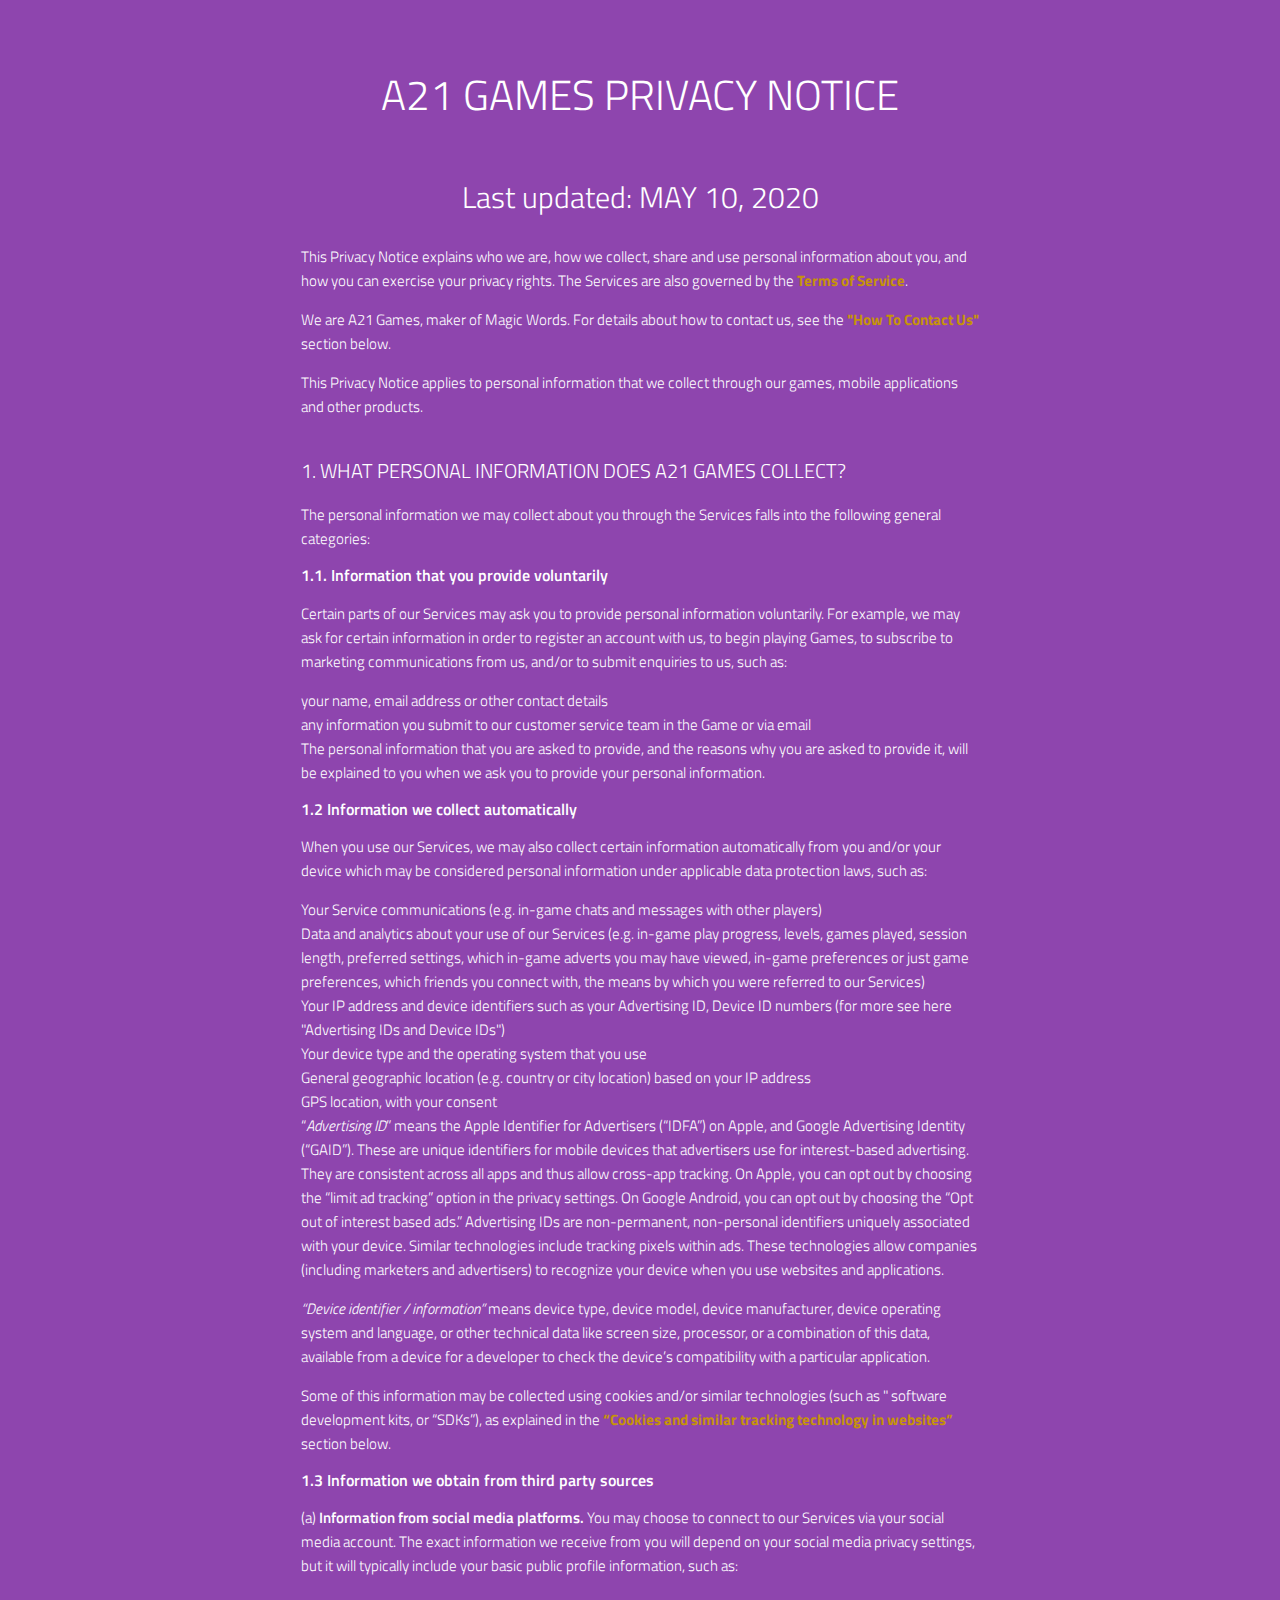
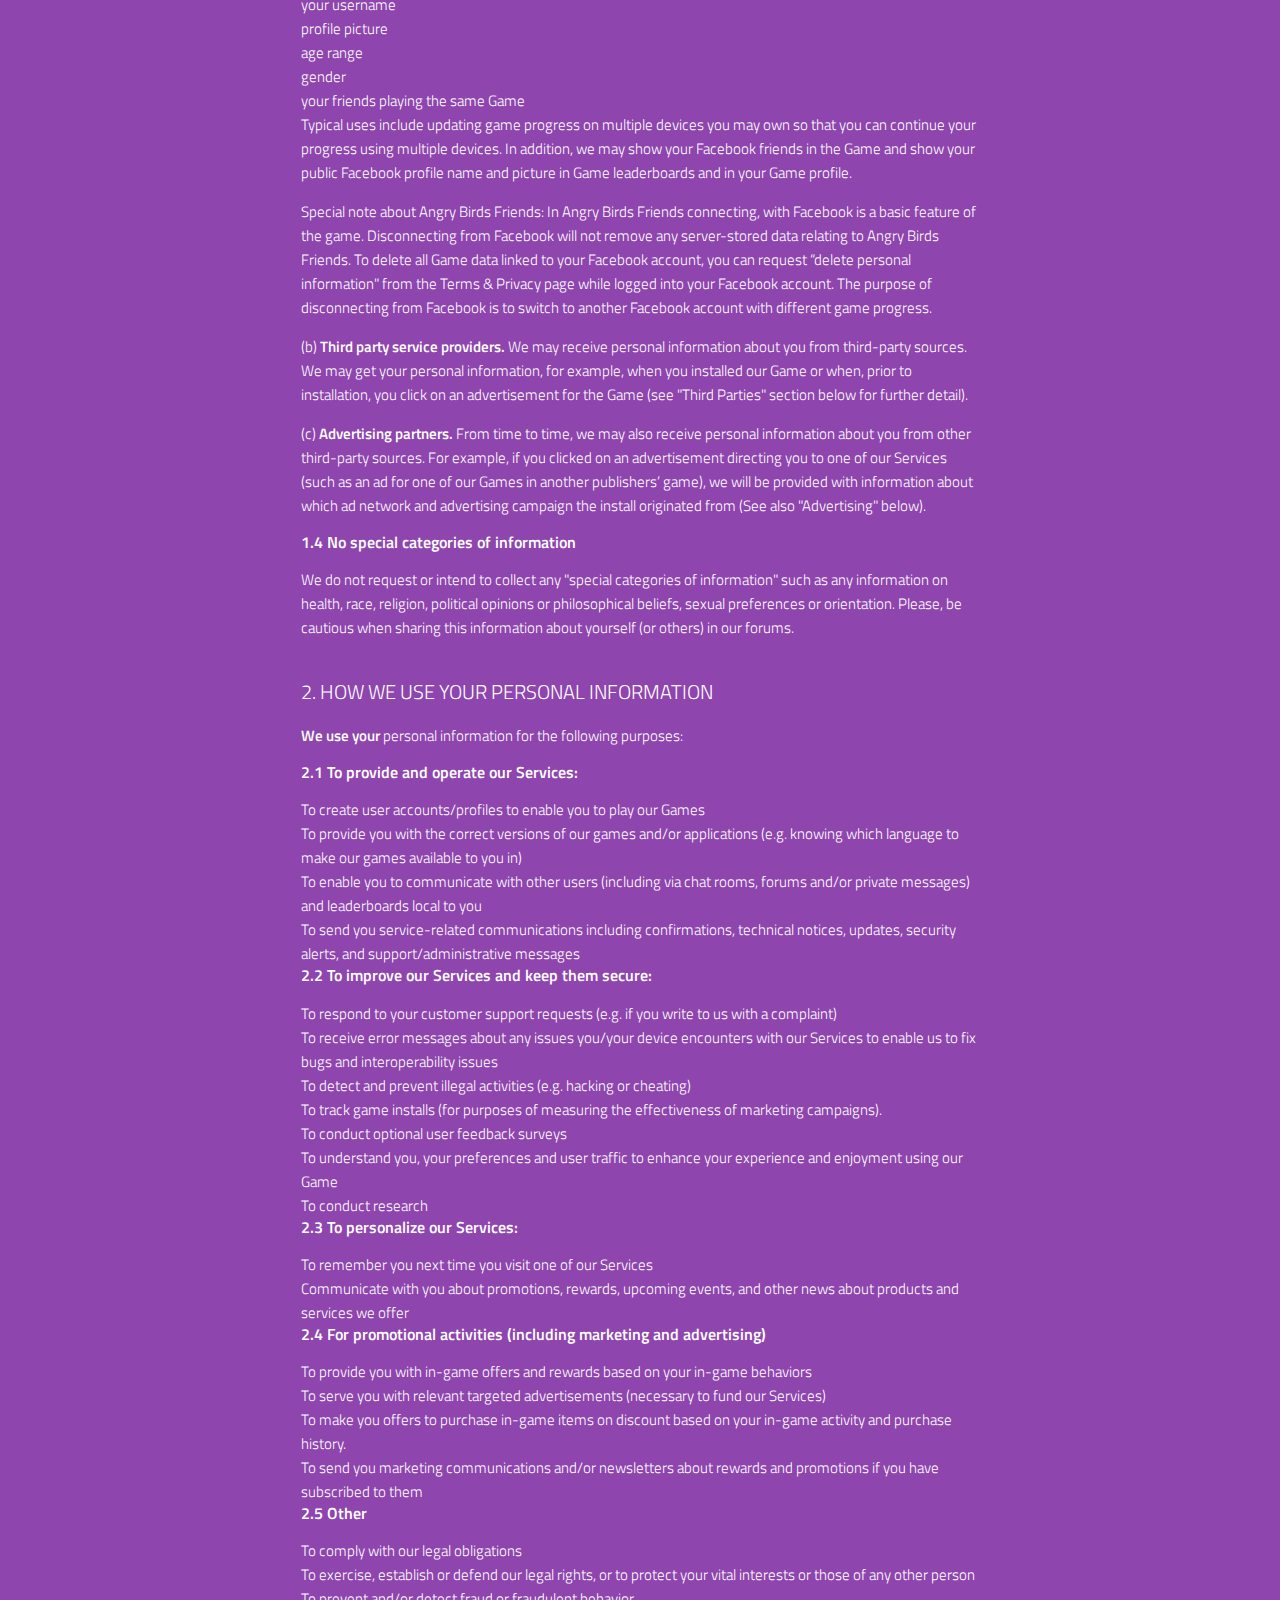
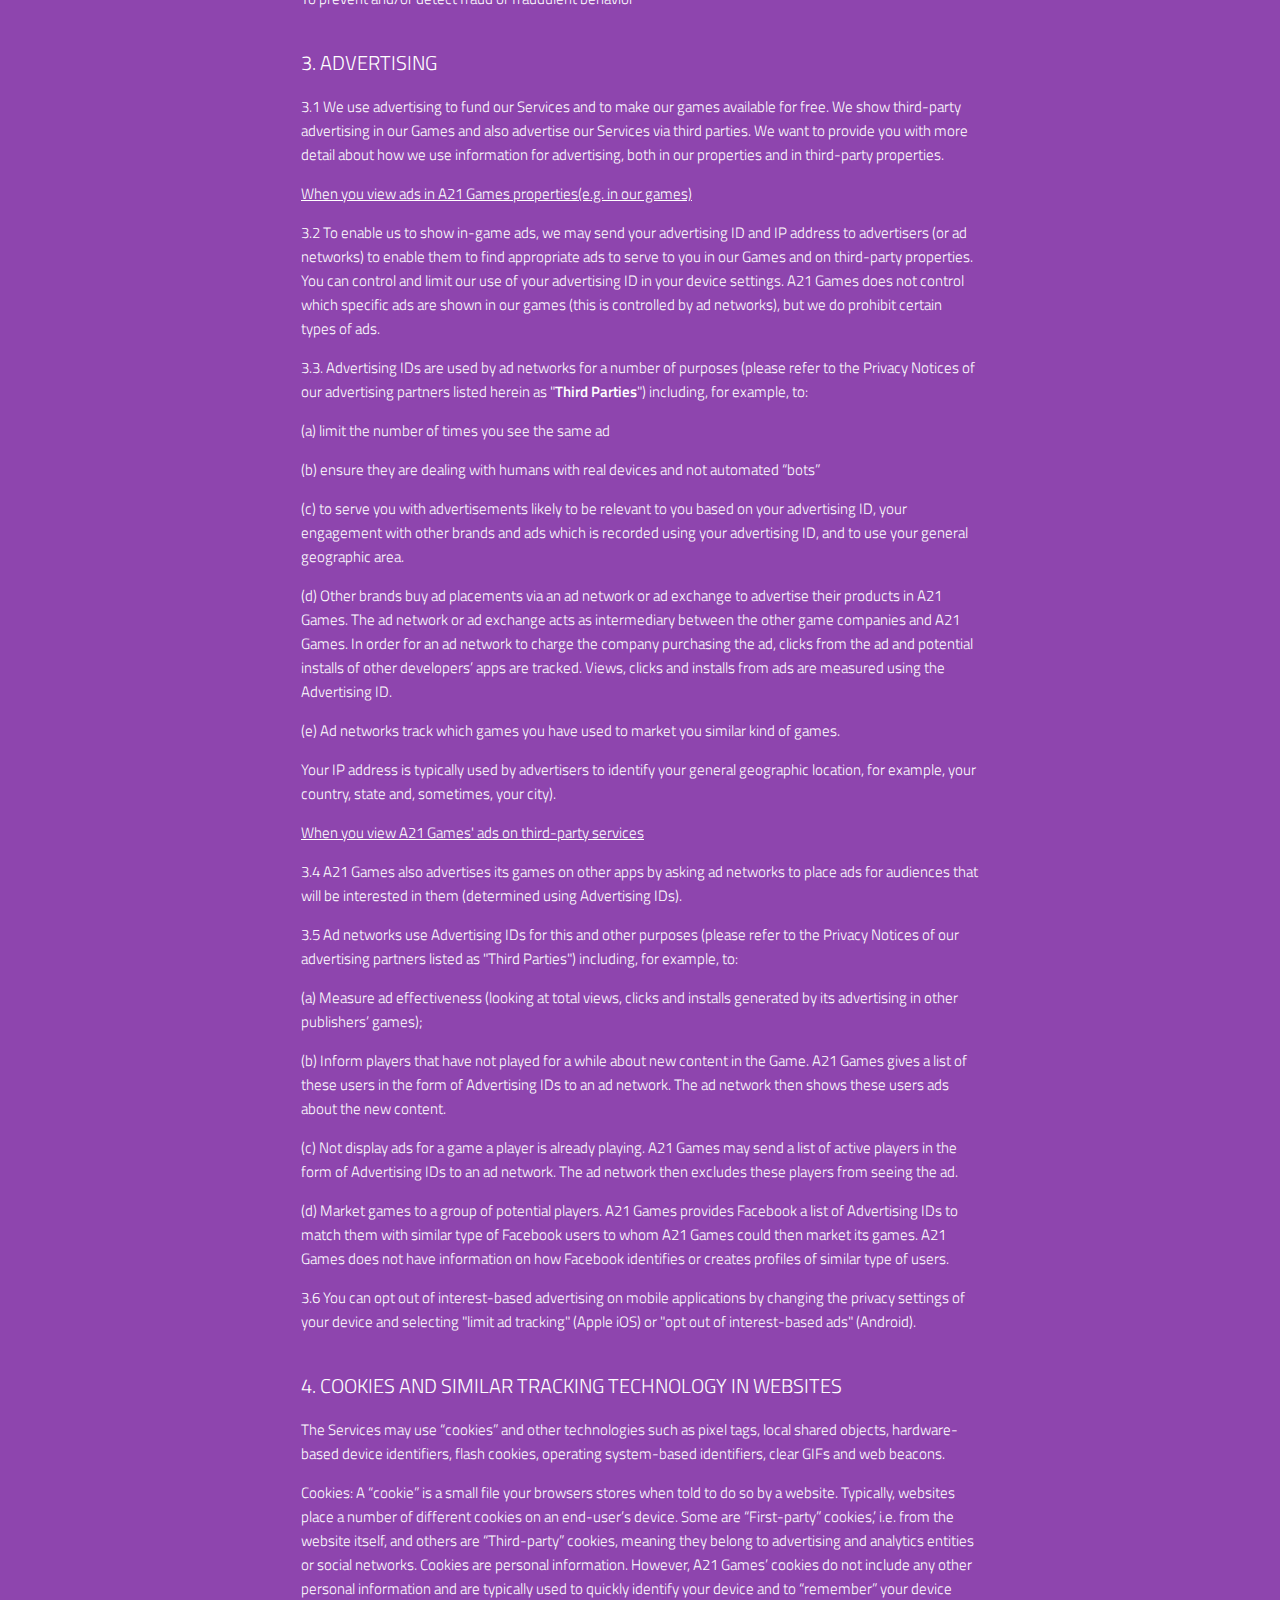
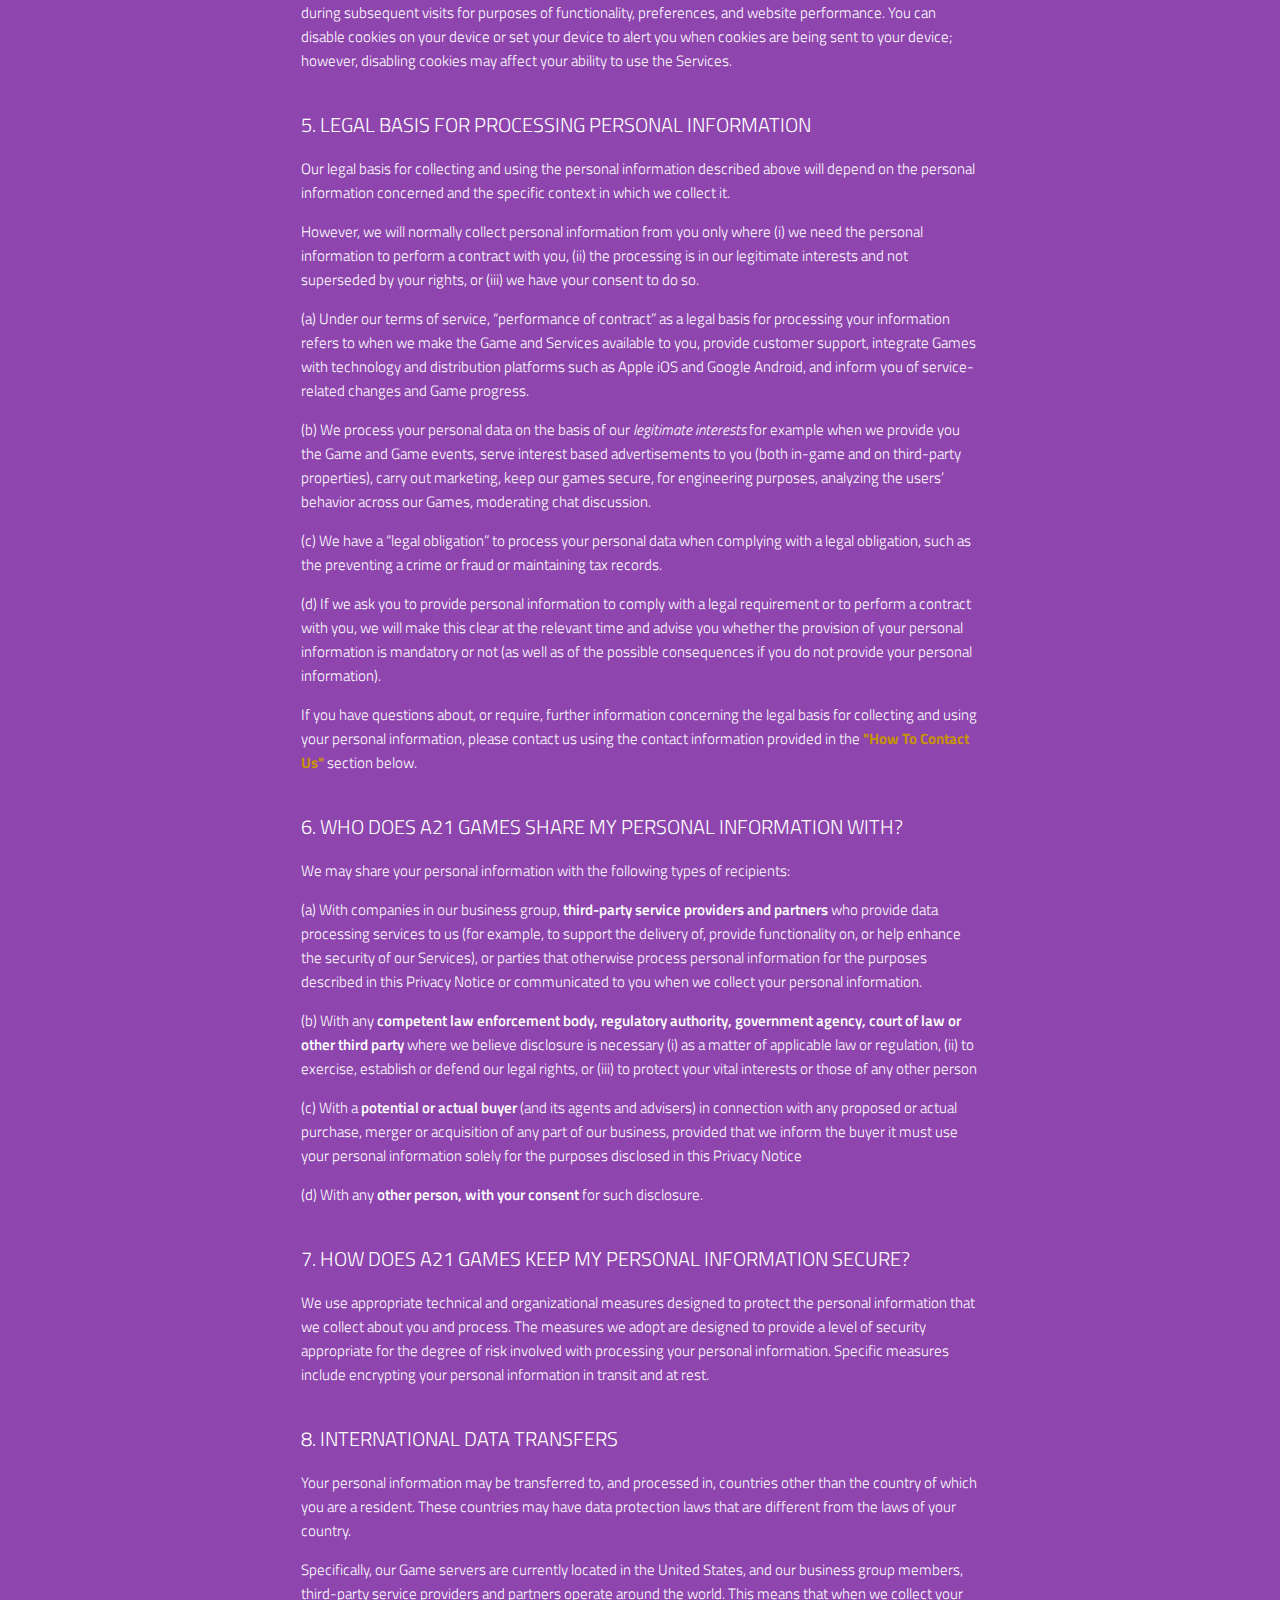
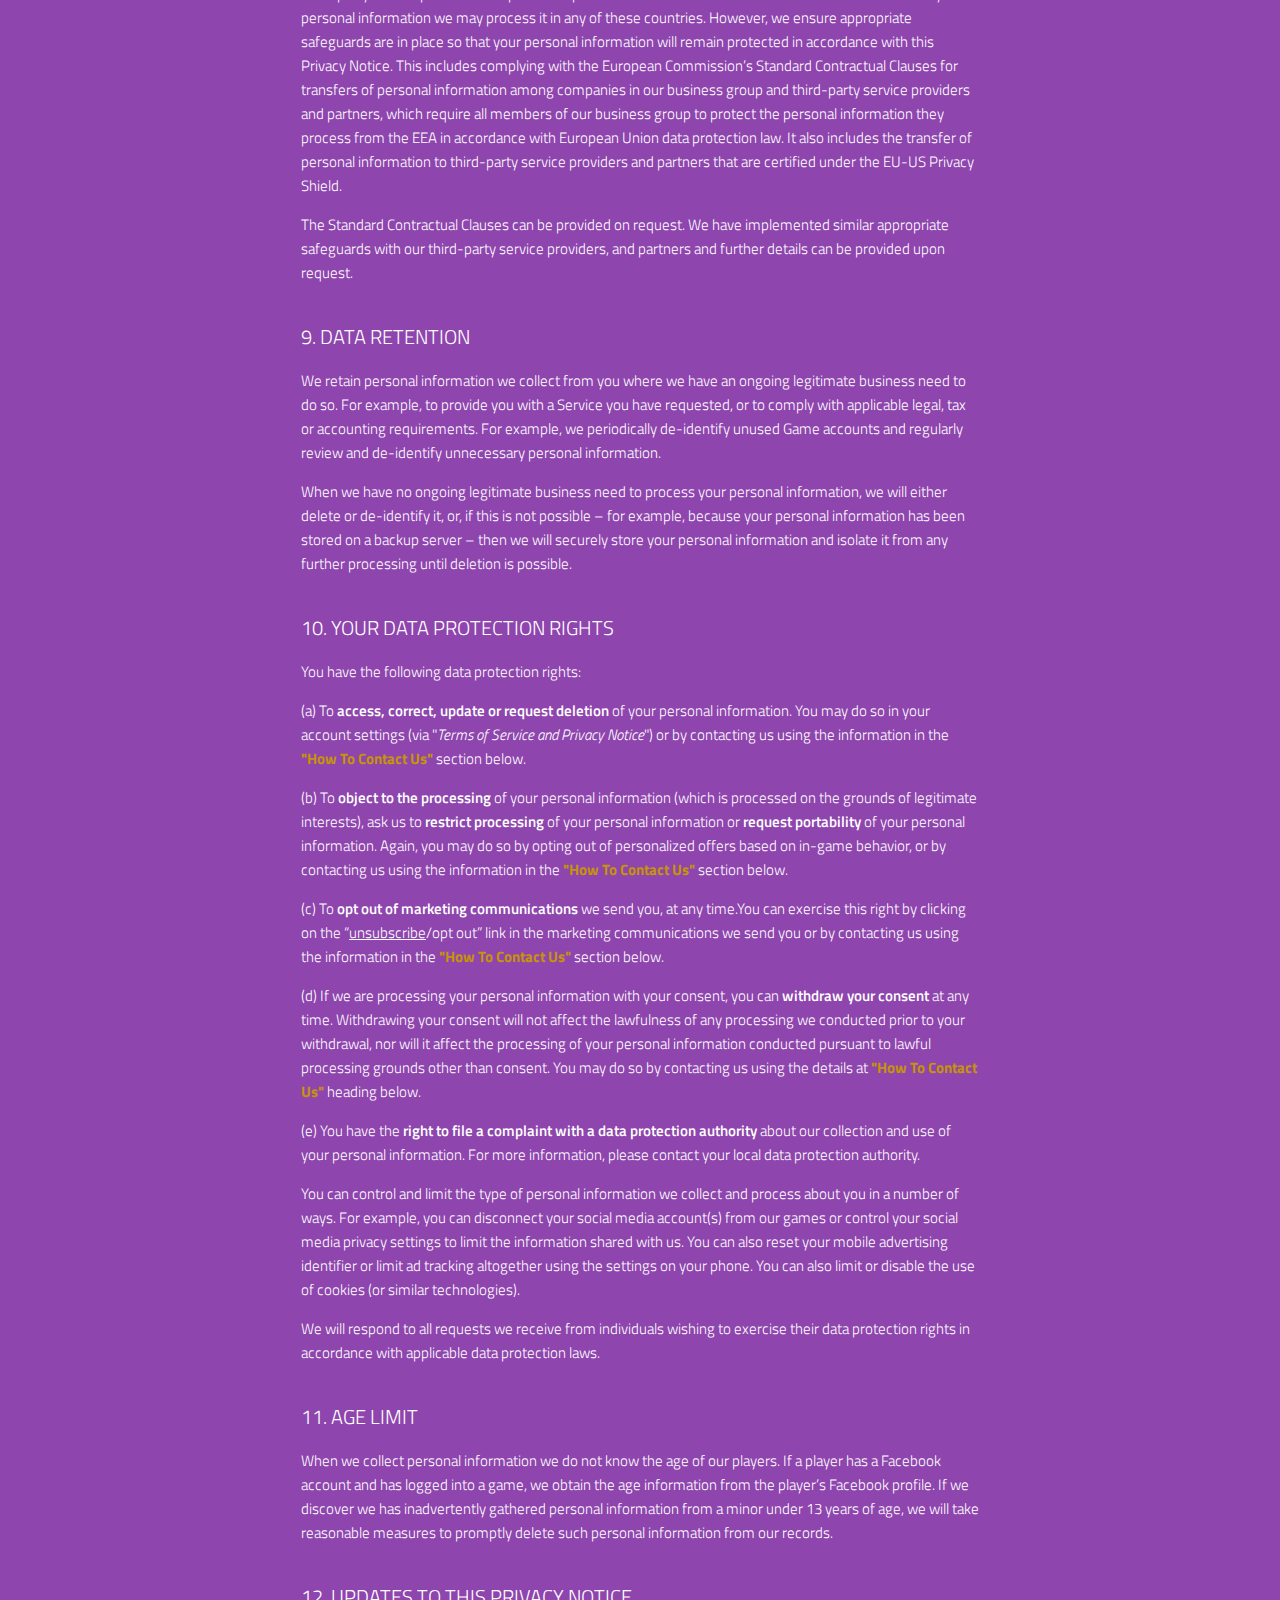
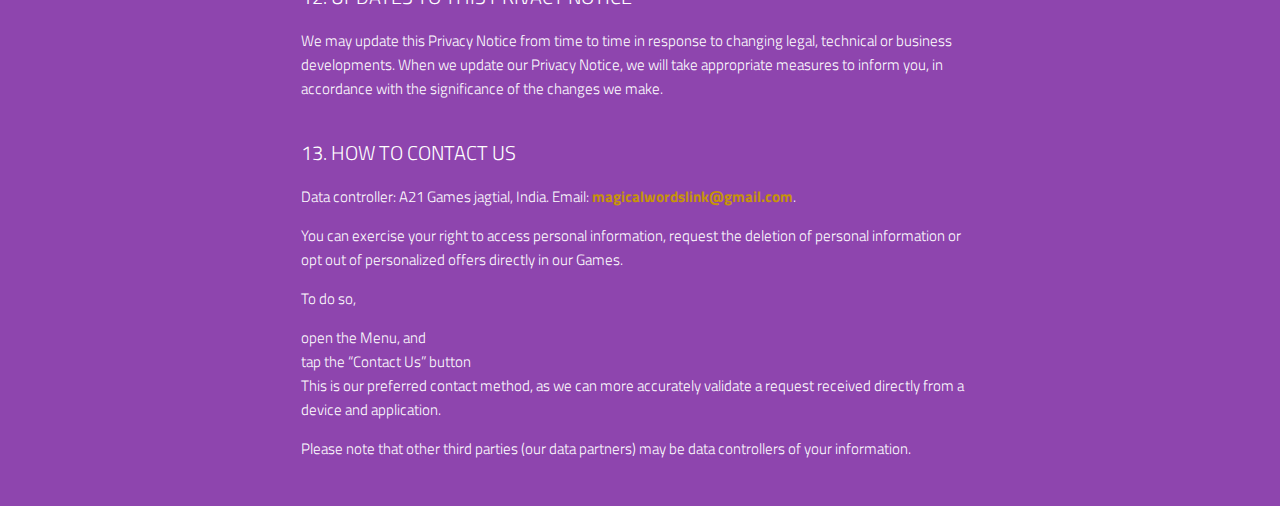
<file: privacy/privacy_policy.html>
<!DOCTYPE html>
<html class=" js js no-touch svg tablesaw-enhanced" lang="en" dir="ltr" style="">
<head><meta http-equiv="Content-Type" content="text/html; charset=UTF-8">
<meta http-equiv="X-UA-Compatible" content="IE=edge">
<link rel="shortcut icon" href="favicon.ico">
<meta name="viewport" content="width=device-width, initial-scale=1.0">
    <title>Privacy Policy | mr9.in</title>
<link rel="stylesheet" href="../privacy/style.css">
</head>
  <div class="header-spacer">&nbsp;</div>
<main id="main" class="no-sidebar " role="main">
      <div class="wrap">
    <div class="main-wrap">
<div role="article" class="ds-1col node node-basic-page node-promoted view-mode-full clearfix">
  <div class="field-body">
<p>&nbsp;</p>
<h1 class="rtecenter">A21 GAMES PRIVACY NOTICE</h1>
<h2 class="rtecenter">Last updated: MAY 10, 2020</h2>
<p>This Privacy Notice explains who we are, how we collect, share and use personal information about you, and how you can exercise your privacy rights. The Services are also governed by the <a href="../privacy/tos.html" target="_blank">Terms of Service</a>.</p>
<p>We are A21 Games, maker of Magic Words. For details about how to contact us, see the <a href="#contact">"How To Contact Us"</a> section below.</p>
<p>This Privacy Notice applies to personal information that we collect through our games, mobile applications and other products.</p>
<h3>1. WHAT PERSONAL INFORMATION DOES A21 GAMES COLLECT?</h3>
<p>The personal information we may collect about you through the Services falls into the following general categories:</p>
<h4>1.1. Information that you provide voluntarily</h4>
<p>Certain parts of our Services may ask you to provide personal information voluntarily. For example, we may ask for certain information in order to register an account with us, to begin playing Games, to subscribe to marketing communications from us, and/or to submit enquiries to us, such as:</p>
<ul><li>your name, email address or other contact details</li>
	<li>any information you submit to our customer service team in the Game or via email</li>
</ul><p>The personal information that you are asked to provide, and the reasons why you are asked to provide it, will be explained to you when we ask you to provide your personal information.</p>
<h4>1.2 Information we collect automatically</h4>
<p>When you use our Services, we may also collect certain information automatically from you and/or your device which may be considered personal information under applicable data protection laws, such as:</p>
<ul><li>Your Service communications (e.g. in-game chats and messages with other players)</li>
	<li>Data and analytics about your use of our Services (e.g. in-game play progress, levels, games played, session length, preferred settings, which in-game adverts you may have viewed, in-game preferences or just game preferences, which friends you connect with, the means by which you were referred to our Services)</li>
	<li>Your IP address and device identifiers such as your Advertising ID, Device ID numbers (for more see here "Advertising IDs and Device IDs")</li>
	<li>Your device type and the operating system that you use</li>
	<li>General geographic location (e.g. country or city location) based on your IP address</li>
	<li>GPS location, with your consent</li>
</ul><p>“<em>Advertising ID</em>” means the Apple Identifier for Advertisers (“IDFA”) on Apple, and Google Advertising Identity (“GAID”). These are unique identifiers for mobile devices that advertisers use for interest-based advertising. They are consistent across all apps and thus allow cross-app tracking. On Apple, you can opt out by choosing the “limit ad tracking” option in the privacy settings. On Google Android, you can opt out by choosing the “Opt out of interest based ads.” Advertising IDs are non-permanent, non-personal identifiers uniquely associated with your device. Similar technologies include tracking pixels within ads. These technologies allow companies (including marketers and advertisers) to recognize your device when you use websites and applications.</p>
<p><em>“Device identifier / information”</em> means device type, device model, device manufacturer, device operating system and language, or other technical data like screen size, processor, or a combination of this data, available from a device for a developer to check the device’s compatibility with a particular application.</p>
<p>Some of this information may be collected using cookies and/or similar technologies (such as " software development kits, or “SDKs”), as explained in the <a href="#cookies">“Cookies and similar tracking technology in websites”</a> section below.</p>
<h4>1.3 Information we obtain from third party sources</h4>
<p>(a) <strong style="font-weight:600">Information from social media platforms.</strong> You may choose to connect to our Services via your social media account. The exact information we receive from you will depend on your social media privacy settings, but it will typically include your basic public profile information, such as:</p>
<ul><li>your username</li>
	<li>profile picture</li>
	<li>age range</li>
	<li>gender</li>
	<li>your friends playing the same Game</li>
</ul><p>Typical uses include updating game progress on multiple devices you may own so that you can continue your progress using multiple devices. In addition, we may show your Facebook friends in the Game and show your public Facebook profile name and picture in Game leaderboards and in your Game profile.</p>
<p>Special note about Angry Birds Friends: In Angry Birds Friends connecting, with Facebook is a basic feature of the game. Disconnecting from Facebook will not remove any server-stored data relating to Angry Birds Friends. To delete all Game data linked to your Facebook account, you can request “delete personal information" from the Terms &amp; Privacy page while logged into your Facebook account. The purpose of disconnecting from Facebook is to switch to another Facebook account with different game progress.</p>
<p>(b) <strong style="font-weight:600">Third party service providers.</strong> We may receive personal information about you from third-party sources. We may get your personal information, for example, when you installed our Game or when, prior to installation, you click on an advertisement for the Game (see "Third Parties" section below for further detail).</p>
<p>(c) <strong style="font-weight:600">Advertising partners.</strong> From time to time, we may also receive personal information about you from other third-party sources. For example, if you clicked on an advertisement directing you to one of our Services (such as an ad for one of our Games in another publishers’ game), we will be provided with information about which ad network and advertising campaign the install originated from (See also "Advertising" below).</p>
<h4>1.4 No special categories of information</h4>
<p>We do not request or intend to collect any "special categories of information" such as any information on health, race, religion, political opinions or philosophical beliefs, sexual preferences or orientation. Please, be cautious when sharing this information about yourself (or others) in our forums.</p>
<h3>2. HOW WE USE YOUR PERSONAL INFORMATION</h3>
<p><strong style="font-weight:600">We use your</strong> personal information for the following purposes:</p>
<h4>2.1 To provide and operate our Services:</h4>
<ul><li>To create user accounts/profiles to enable you to play our Games</li>
	<li>To provide you with the correct versions of our games and/or applications (e.g. knowing which language to make our games available to you in)</li>
	<li>To enable you to communicate with other users (including via chat rooms, forums and/or private messages) and leaderboards local to you</li>
	<li>To send you service-related communications including confirmations, technical notices, updates, security alerts, and support/administrative messages</li>
</ul><h4>2.2 To improve our Services and keep them secure:</h4>
<ul><li>To respond to your customer support requests (e.g. if you write to us with a complaint)</li>
	<li>To receive error messages about any issues you/your device encounters with our Services to enable us to fix bugs and interoperability issues</li>
	<li>To detect and prevent illegal activities (e.g. hacking or cheating)</li>
	<li>To track game installs (for purposes of measuring the effectiveness of marketing campaigns).</li>
	<li>To conduct optional user feedback surveys</li>
	<li>To understand you, your preferences and user traffic to enhance your experience and enjoyment using our Game</li>
	<li>To conduct research</li>
</ul><h4>2.3 To personalize our Services:</h4>
<ul><li>To remember you next time you visit one of our Services</li>
	<li>Communicate with you about promotions, rewards, upcoming events, and other news about products and services we offer</li>
</ul><h4>2.4 For promotional activities (including marketing and advertising)</h4>
<ul><li>To provide you with in-game offers and rewards based on your in-game behaviors</li>
	<li>To serve you with relevant targeted advertisements (necessary to fund our Services)</li>
	<li>To make you offers to purchase in-game items on discount based on your in-game activity and purchase history.</li>
	<li>To send you marketing communications and/or newsletters about rewards and promotions if you have subscribed to them</li>
</ul><h4>2.5 Other</h4>
<ul><li>To comply with our legal obligations</li>
	<li>To exercise, establish or defend our legal rights, or to protect your vital interests or those of any other person</li>
	<li>To prevent and/or detect fraud or fraudulent behavior</li>
</ul><h3>3. ADVERTISING</h3>
<p>3.1 We use advertising to fund our Services and to make our games available for free. We show third-party advertising in our Games and also advertise our Services via third parties. We want to provide you with more detail about how we use information for advertising, both in our properties and in third-party properties.</p>
<p><u>When you view ads in A21 Games properties(e.g. in our games)</u></p>
<p>3.2 To enable us to show in-game ads, we may send your advertising ID and IP address to advertisers (or ad networks) to enable them to find appropriate ads to serve to you in our Games and on third-party properties. You can control and limit our use of your advertising ID in your device settings. A21 Games does not control which specific ads are shown in our games (this is controlled by ad networks), but we do prohibit certain types of ads.</p>
<p>3.3. Advertising IDs are used by ad networks for a number of purposes (please refer to the Privacy Notices of our advertising partners listed herein as "<strong style="font-weight:600">Third Parties</strong>") including, for example, to:</p>
<p>(a) limit the number of times you see the same ad</p>
<p>(b) ensure they are dealing with humans with real devices and not automated “bots”</p>
<p>(c) to serve you with advertisements likely to be relevant to you based on your advertising ID, your engagement with other brands and ads which is recorded using your advertising ID, and to use your general geographic area.</p>
<p>(d) Other brands buy ad placements via an ad network or ad exchange to advertise their products in A21 Games. The ad network or ad exchange acts as intermediary between the other game companies and A21 Games. In order for an ad network to charge the company purchasing the ad, clicks from the ad and potential installs of other developers’ apps are tracked. Views, clicks and installs from ads are measured using the Advertising ID.</p>
<p>(e) Ad networks track which games you have used to market you similar kind of games.</p>
<p>Your IP address is typically used by advertisers to identify your general geographic location, for example, your country, state and, sometimes, your city).</p>
<p><u>When you view A21 Games' ads on third-party services</u></p>
<p>3.4 A21 Games also advertises its games on other apps by asking ad networks to place ads for audiences that will be interested in them (determined using Advertising IDs).</p>
<p>3.5 Ad networks use Advertising IDs for this and other purposes (please refer to the Privacy Notices of our advertising partners listed as "Third Parties") including, for example, to:</p>
<p>(a) Measure ad effectiveness (looking at total views, clicks and installs generated by its advertising in other publishers’ games);</p>
<p>(b) Inform players that have not played for a while about new content in the Game. A21 Games gives a list of these users in the form of Advertising IDs to an ad network. The ad network then shows these users ads about the new content.</p>
<p>(c) Not display ads for a game a player is already playing. A21 Games may send a list of active players in the form of Advertising IDs to an ad network. The ad network then excludes these players from seeing the ad.</p>
<p>(d) Market games to a group of potential players. A21 Games provides Facebook a list of Advertising IDs to match them with similar type of Facebook users to whom A21 Games could then market its games. A21 Games does not have information on how Facebook identifies or creates profiles of similar type of users.</p>
<p>3.6 You can opt out of interest-based advertising on mobile applications by changing the privacy settings of your device and selecting "limit ad tracking" (Apple iOS) or "opt out of interest-based ads" (Android).</p>
<p><a name="cookies" id="cookies"></a></p>
<h3>4. COOKIES AND SIMILAR TRACKING TECHNOLOGY IN WEBSITES</h3>
<p>The Services may use “cookies” and other technologies such as pixel tags, local shared objects, hardware-based device identifiers, flash cookies, operating system-based identifiers, clear GIFs and web beacons.</p>
<p>Cookies: A “cookie” is a small file your browsers stores when told to do so by a website. Typically, websites place a number of different cookies on an end-user’s device. Some are “First-party” cookies,’ i.e. from the website itself, and others are “Third-party” cookies, meaning they belong to advertising and analytics entities or social networks. Cookies are personal information. However, A21 Games’ cookies do not include any other personal information and are typically used to quickly identify your device and to “remember” your device during subsequent visits for purposes of functionality, preferences, and website performance. You can disable cookies on your device or set your device to alert you when cookies are being sent to your device; however, disabling cookies may affect your ability to use the Services.</p>
<h3>5. LEGAL BASIS FOR PROCESSING PERSONAL INFORMATION</h3>
<p>Our legal basis for collecting and using the personal information described above will depend on the personal information concerned and the specific context in which we collect it.</p>
<p>However, we will normally collect personal information from you only where (i) we need the personal information to perform a contract with you, (ii) the processing is in our legitimate interests and not superseded by your rights, or (iii) we have your consent to do so.</p>
<p>(a) Under our terms of service, “performance of contract” as a legal basis for processing your information refers to when we make the Game and Services available to you, provide customer support, integrate Games with technology and distribution platforms such as Apple iOS and Google Android, and inform you of service-related changes and Game progress.</p>
<p>(b) We process your personal data on the basis of our <em>legitimate interests</em> for example when we provide you the Game and Game events, serve interest based advertisements to you (both in-game and on third-party properties), carry out marketing, keep our games secure, for engineering purposes, analyzing the users’ behavior across our Games, moderating chat discussion.</p>
<p>(c) We have a “legal obligation” to process your personal data when complying with a legal obligation, such as the preventing a crime or fraud or maintaining tax records.</p>
<p>(d) If we ask you to provide personal information to comply with a legal requirement or to perform a contract with you, we will make this clear at the relevant time and advise you whether the provision of your personal information is mandatory or not (as well as of the possible consequences if you do not provide your personal information).</p>
<p>If you have questions about, or require, further information concerning the legal basis for collecting and using your personal information, please contact us using the contact information provided in the <a href="#contact">"How To Contact Us"</a> section below.</p>
<h3>6. WHO DOES A21 GAMES SHARE MY PERSONAL INFORMATION WITH?</h3>
<p>We may share your personal information with the following types of recipients:</p>
<p>(a) With companies in our business group, <strong style="font-weight:600">third-party service providers and partners</strong> who provide data processing services to us (for example, to support the delivery of, provide functionality on, or help enhance the security of our Services), or parties that otherwise process personal information for the purposes described in this Privacy Notice or communicated to you when we collect your personal information.</p>
<p>(b) With any <strong style="font-weight:600">competent law enforcement body, regulatory authority, government agency, court of law or other third party</strong> where we believe disclosure is necessary (i) as a matter of applicable law or regulation, (ii) to exercise, establish or defend our legal rights, or (iii) to protect your vital interests or those of any other person</p>
<p>(c) With a <strong style="font-weight:600">potential or actual buyer</strong> (and its agents and advisers) in connection with any proposed or actual purchase, merger or acquisition of any part of our business, provided that we inform the buyer it must use your personal information solely for the purposes disclosed in this Privacy Notice</p>
<p>(d) With any <strong style="font-weight:600">other person, with your consent</strong> for such disclosure.</p>
<h3>7. HOW DOES A21 GAMES KEEP MY PERSONAL INFORMATION SECURE?</h3>
<p>We use appropriate technical and organizational measures designed to protect the personal information that we collect about you and process. The measures we adopt are designed to provide a level of security appropriate for the degree of risk involved with processing your personal information. Specific measures include encrypting your personal information in transit and at rest.</p>
<h3>8. INTERNATIONAL DATA TRANSFERS</h3>
<p>Your personal information may be transferred to, and processed in, countries other than the country of which you are a resident. These countries may have data protection laws that are different from the laws of your country.</p>
<p>Specifically, our Game servers are currently located in the United States, and our business group members, third-party service providers and partners operate around the world. This means that when we collect your personal information we may process it in any of these countries. However, we ensure appropriate safeguards are in place so that your personal information will remain protected in accordance with this Privacy Notice. This includes complying with the European Commission’s Standard Contractual Clauses for transfers of personal information among companies in our business group and third-party service providers and partners, which require all members of our business group to protect the personal information they process from the EEA in accordance with European Union data protection law. It also includes the transfer of personal information to third-party service providers and partners that are certified under the EU-US Privacy Shield.</p>
<p>The Standard Contractual Clauses can be provided on request. We have implemented similar appropriate safeguards with our third-party service providers, and partners and further details can be provided upon request.</p>
<h3>9. DATA RETENTION</h3>
<p>We retain personal information we collect from you where we have an ongoing legitimate business need to do so. For example, to provide you with a Service you have requested, or to comply with applicable legal, tax or accounting requirements. For example, we periodically de-identify unused Game accounts and regularly review and de-identify unnecessary personal information.</p>
<p>When we have no ongoing legitimate business need to process your personal information, we will either delete or de-identify it, or, if this is not possible – for example, because your personal information has been stored on a backup server – then we will securely store your personal information and isolate it from any further processing until deletion is possible.</p>
<h3>10. YOUR DATA PROTECTION RIGHTS</h3>
<p>You have the following data protection rights:</p>
<p>(a) To <strong style="font-weight:600">access, correct, update or request deletion</strong> of your personal information. You may do so in your account settings (via "<em>Terms of Service and Privacy Notice</em>") or by contacting us using the information in the <a href="../privacy/privacy_policy.html#contact">"How To Contact Us"</a> section below.</p>
<p>(b) To <strong style="font-weight:600">object to the processing</strong> of your personal information (which is processed on the grounds of legitimate interests), ask us to <strong style="font-weight:600">restrict processing</strong> of your personal information or <strong style="font-weight:600">request portability</strong> of your personal information. Again, you may do so by opting out of personalized offers based on in-game behavior, or by contacting us using the information in the <a href="#contact">"How To Contact Us"</a> section below.</p>
<p>(c) To <strong style="font-weight:600">opt out of marketing communications</strong> we send you, at any time.You can exercise this right by clicking on the “<u>unsubscribe</u>/opt out” link in the marketing communications we send you or by contacting us using the information in the <a href="#contact">"How To Contact Us"</a> section below.</p>
<p>(d) If we are processing your personal information with your consent, you can <strong style="font-weight:600">withdraw your consent</strong> at any time. Withdrawing your consent will not affect the lawfulness of any processing we conducted prior to your withdrawal, nor will it affect the processing of your personal information conducted pursuant to lawful processing grounds other than consent. You may do so by contacting us using the details at <a href="#contact">"How To Contact Us"</a> heading below.</p>
<p>(e) You have the <strong style="font-weight:600">right to file a complaint with a data protection authority</strong> about our collection and use of your personal information. For more information, please contact your local data protection authority.</p>
<p>You can control and limit the type of personal information we collect and process about you in a number of ways. For example, you can disconnect your social media account(s) from our games or control your social media privacy settings to limit the information shared with us. You can also reset your mobile advertising identifier or limit ad tracking altogether using the settings on your phone. You can also limit or disable the use of cookies (or similar technologies).</p>
<p>We will respond to all requests we receive from individuals wishing to exercise their data protection rights in accordance with applicable data protection laws.</p>
<h3>11. AGE LIMIT</h3>
<p>When we collect personal information we do not know the age of our players. If a player has a Facebook account and has logged into a game, we obtain the age information from the player’s Facebook profile. If we discover we has inadvertently gathered personal information from a minor under 13 years of age, we will take reasonable measures to promptly delete such personal information from our records.</p>
<h3>12. UPDATES TO THIS PRIVACY NOTICE</h3>
<p>We may update this Privacy Notice from time to time in response to changing legal, technical or business developments. When we update our Privacy Notice, we will take appropriate measures to inform you, in accordance with the significance of the changes we make.</p>
<p><a name="contact" id="contact"></a></p>
<h3>13. HOW TO CONTACT US</h3>
<p>Data controller: A21 Games  jagtial, India. Email: <a href="mailto:magicalwordslink@gmail.com">magicalwordslink@gmail.com</a>.</p>
<p>You can exercise your right to access personal information, request the deletion of personal information or opt out of personalized offers directly in our Games.</p>
<p>To do so,</p>
<ul><li>open the Menu, and</li>
	<li>tap the “Contact Us” button</li>
</ul><p>This is our preferred contact method, as we can more accurately validate a request received directly from a device and application.</p>
<p>Please note that other third parties (our data partners) may be data controllers of your information.</p>
  </div>
</div>
    </div>
      </div>
<div class="field field-name-field-module"></div>
  </main>
  <footer id="footer" role="contentinfo">
  </footer>
<div id="cboxOverlay" style="display: none;"></div><div id="colorbox" class="" role="dialog" tabindex="-1" style="display: none;"><div id="cboxWrapper"><div><div id="cboxTopLeft" style="float: left;"></div><div id="cboxTopCenter" style="float: left;"></div><div id="cboxTopRight" style="float: left;"></div></div><div style="clear: left;"><div id="cboxMiddleLeft" style="float: left;"></div><div id="cboxContent" style="float: left;"><div id="cboxTitle" style="float: left;"></div><div id="cboxCurrent" style="float: left;"></div><button type="button" id="cboxPrevious"></button><button type="button" id="cboxNext"></button><button type="button" id="cboxSlideshow"></button><div id="cboxLoadingOverlay" style="float: left;"></div><div id="cboxLoadingGraphic" style="float: left;"></div></div><div id="cboxMiddleRight" style="float: left;"></div></div><div style="clear: left;"><div id="cboxBottomLeft" style="float: left;"></div><div id="cboxBottomCenter" style="float: left;"></div><div id="cboxBottomRight" style="float: left;"></div></div></div><div style="position: absolute; width: 9999px; visibility: hidden; display: none; max-width: none;"></div></div></body></html>
</file>
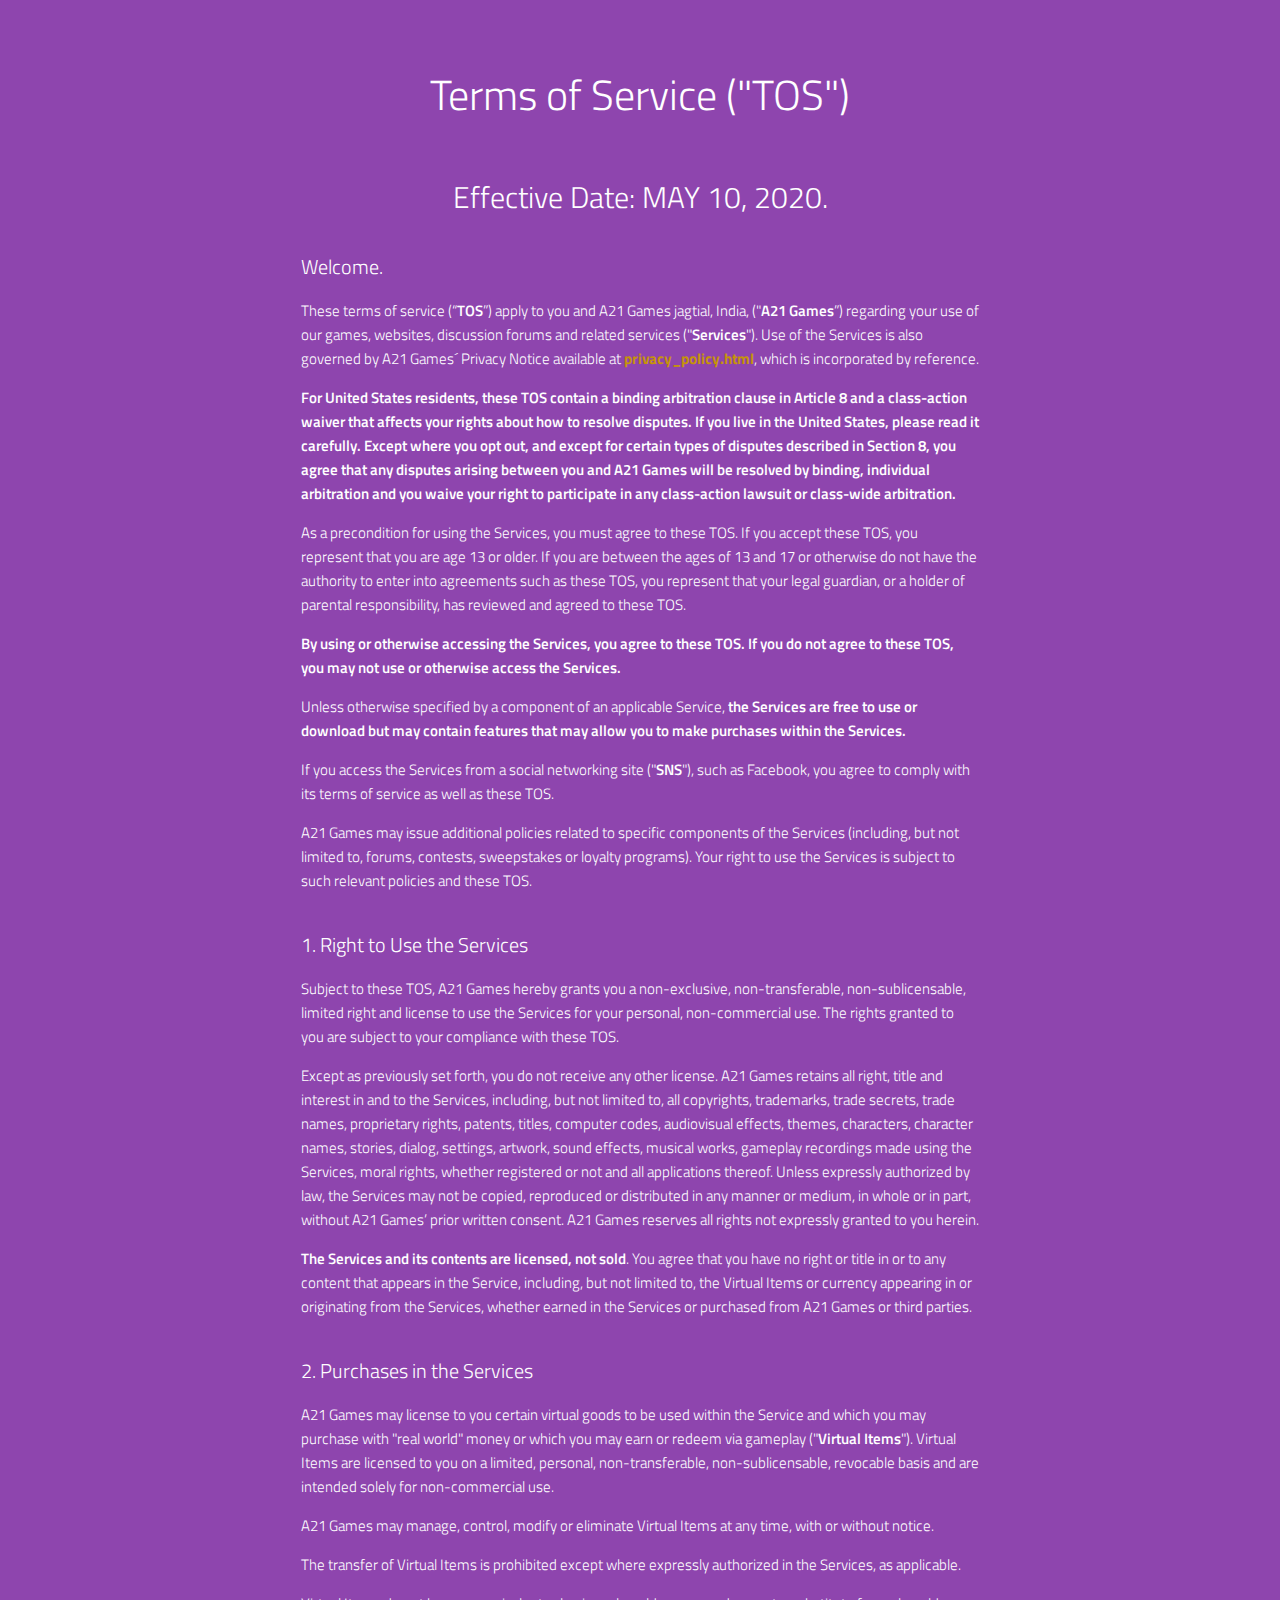
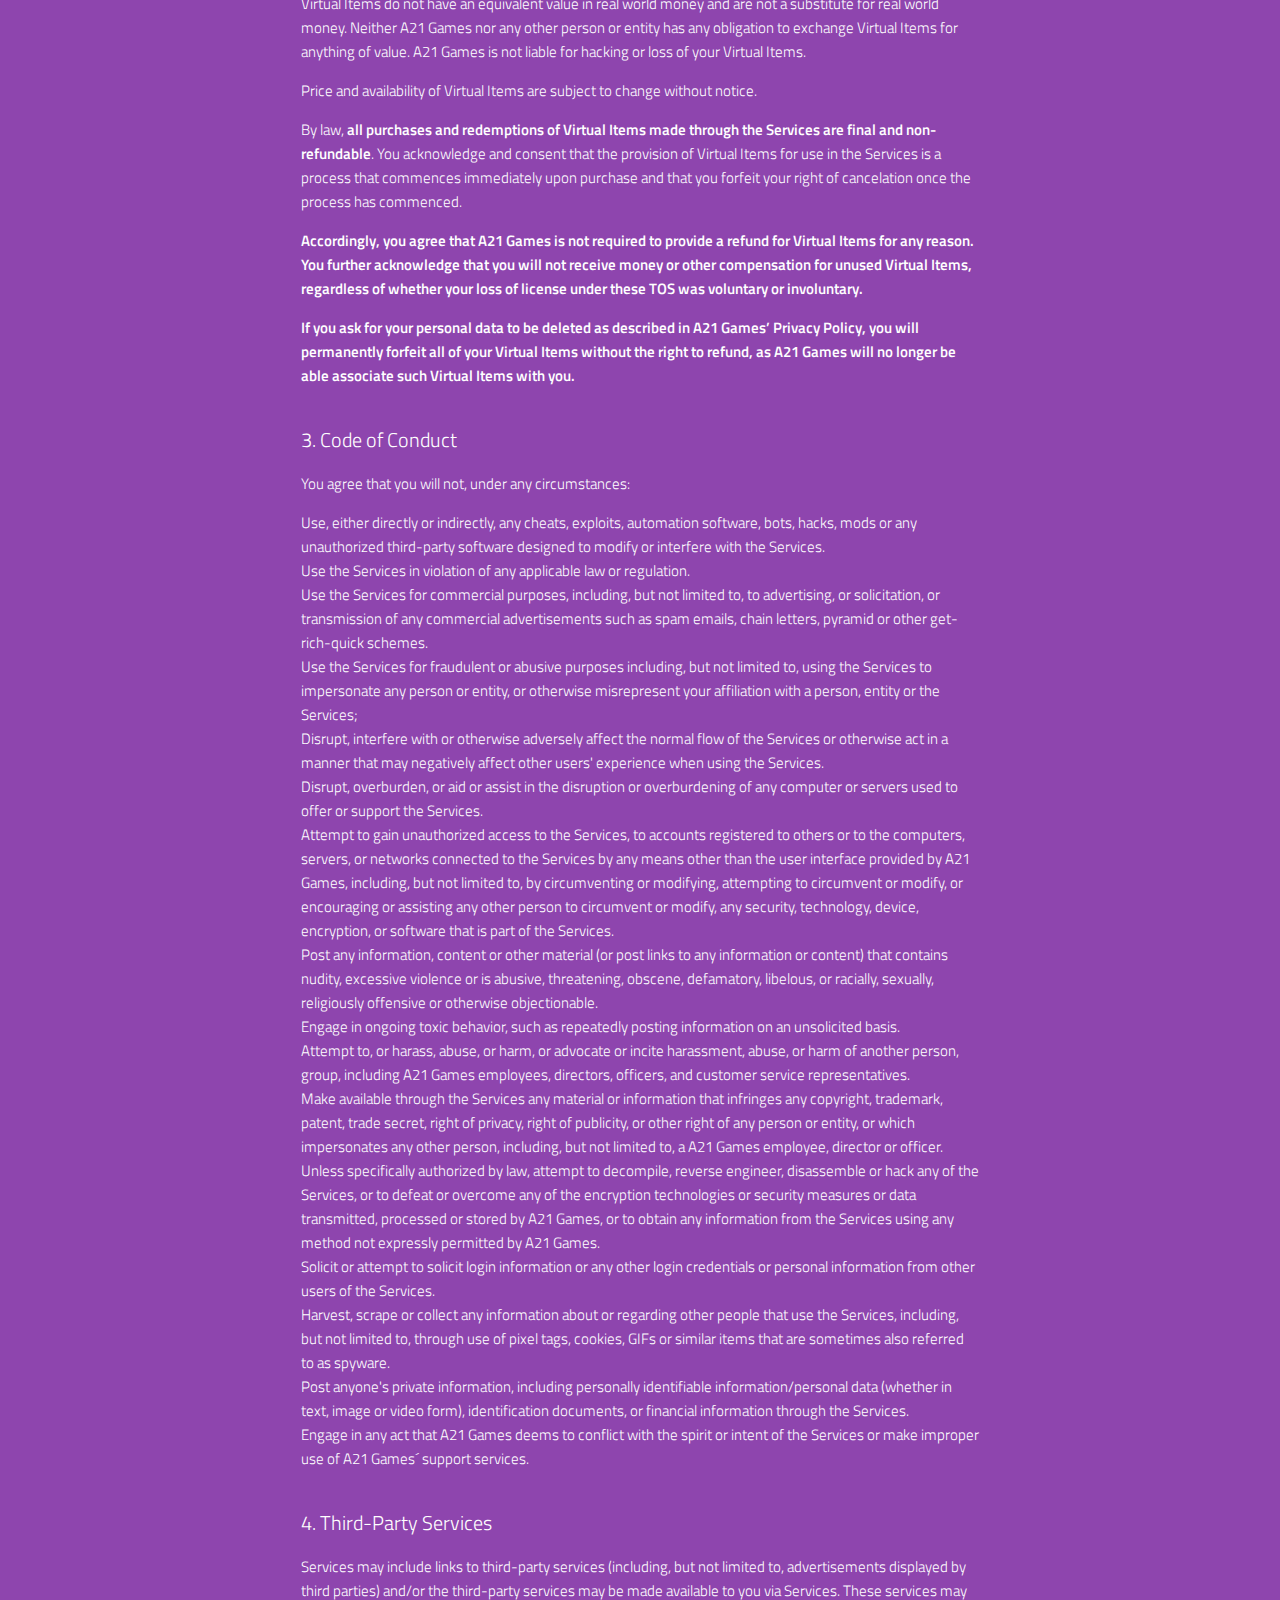
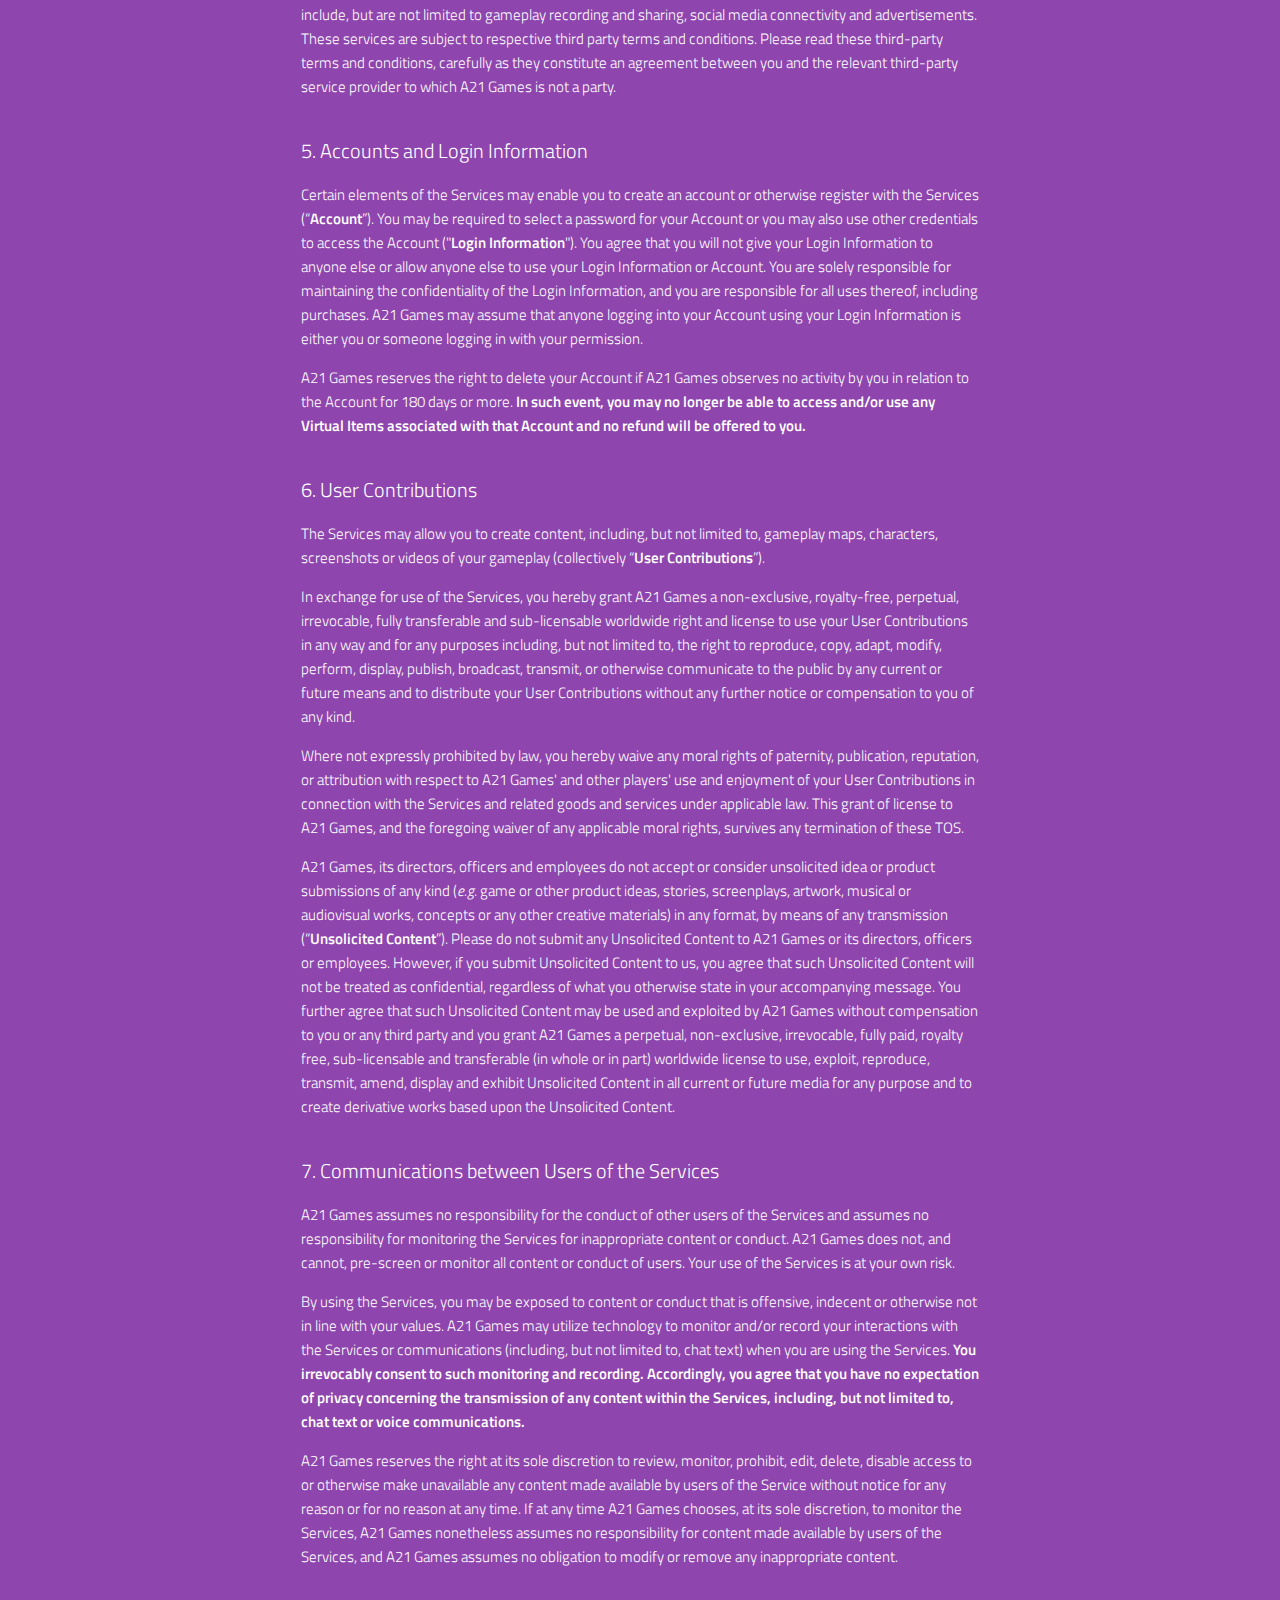
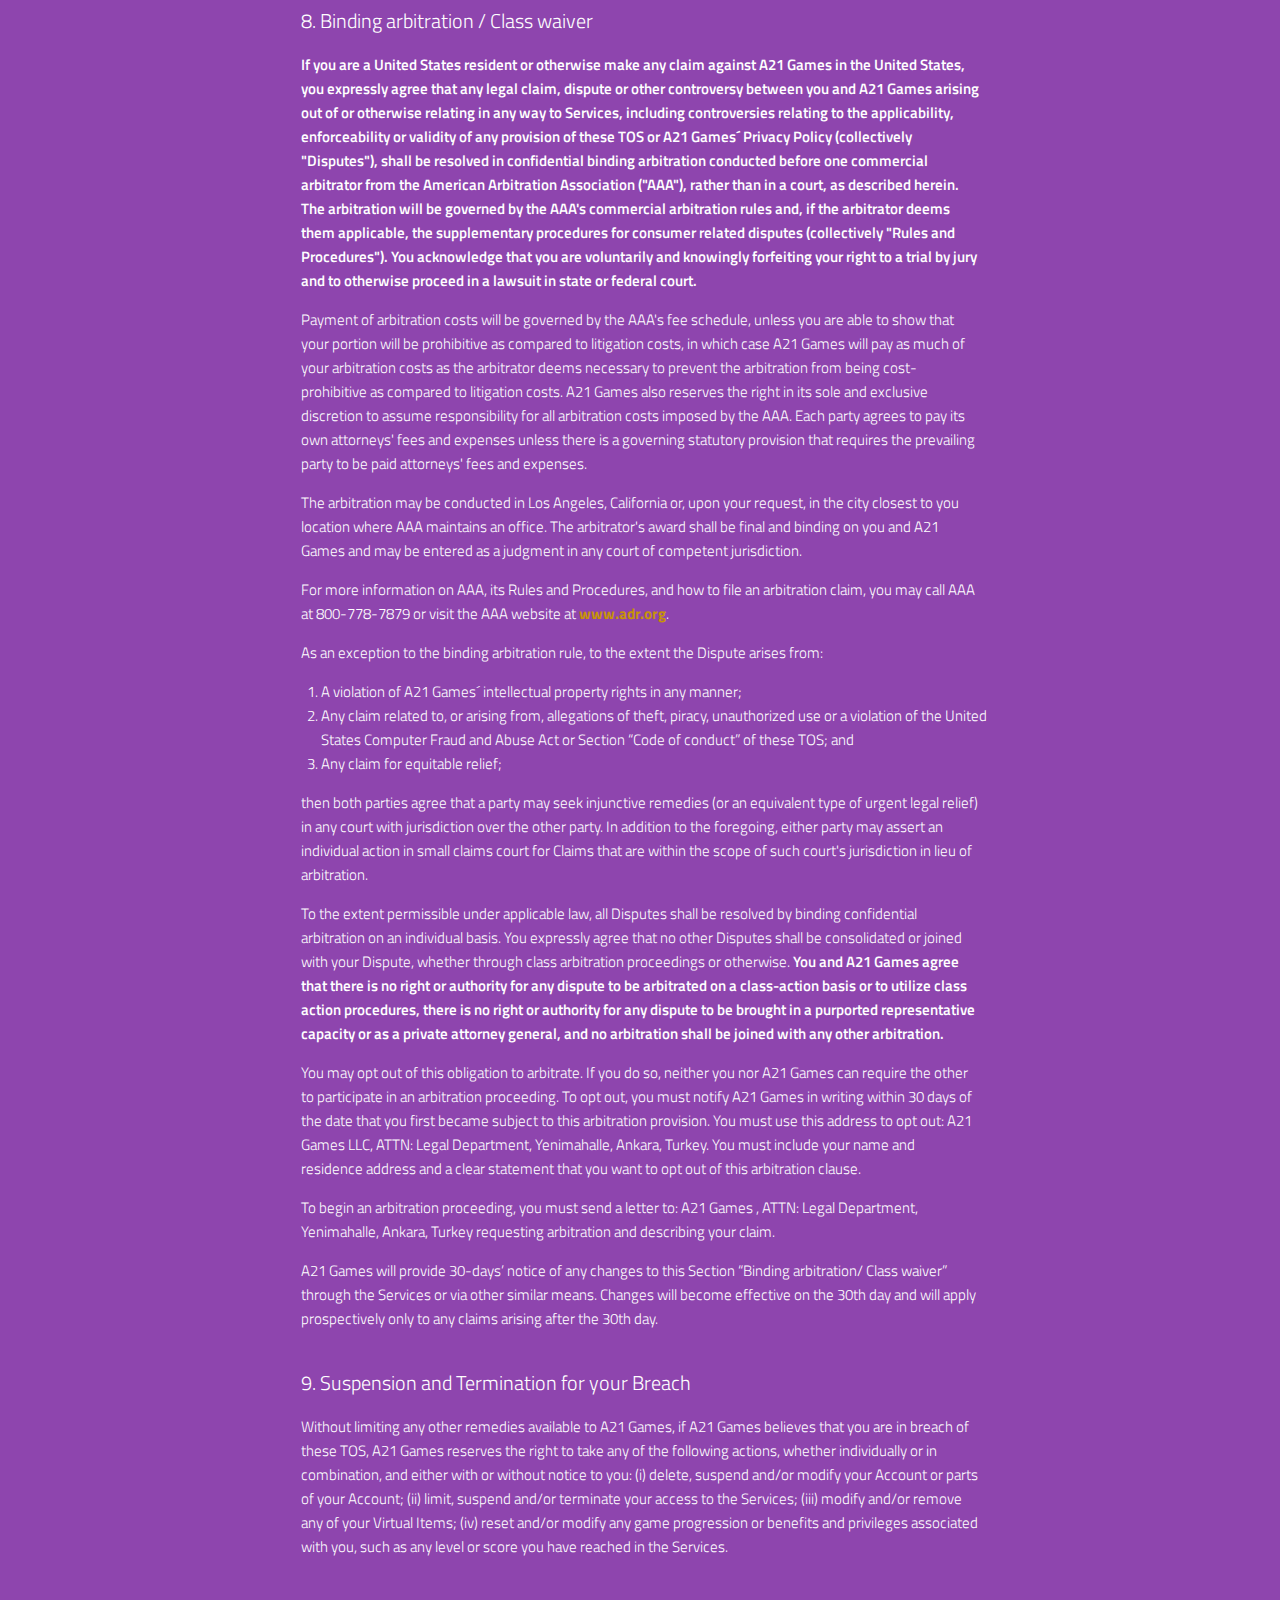
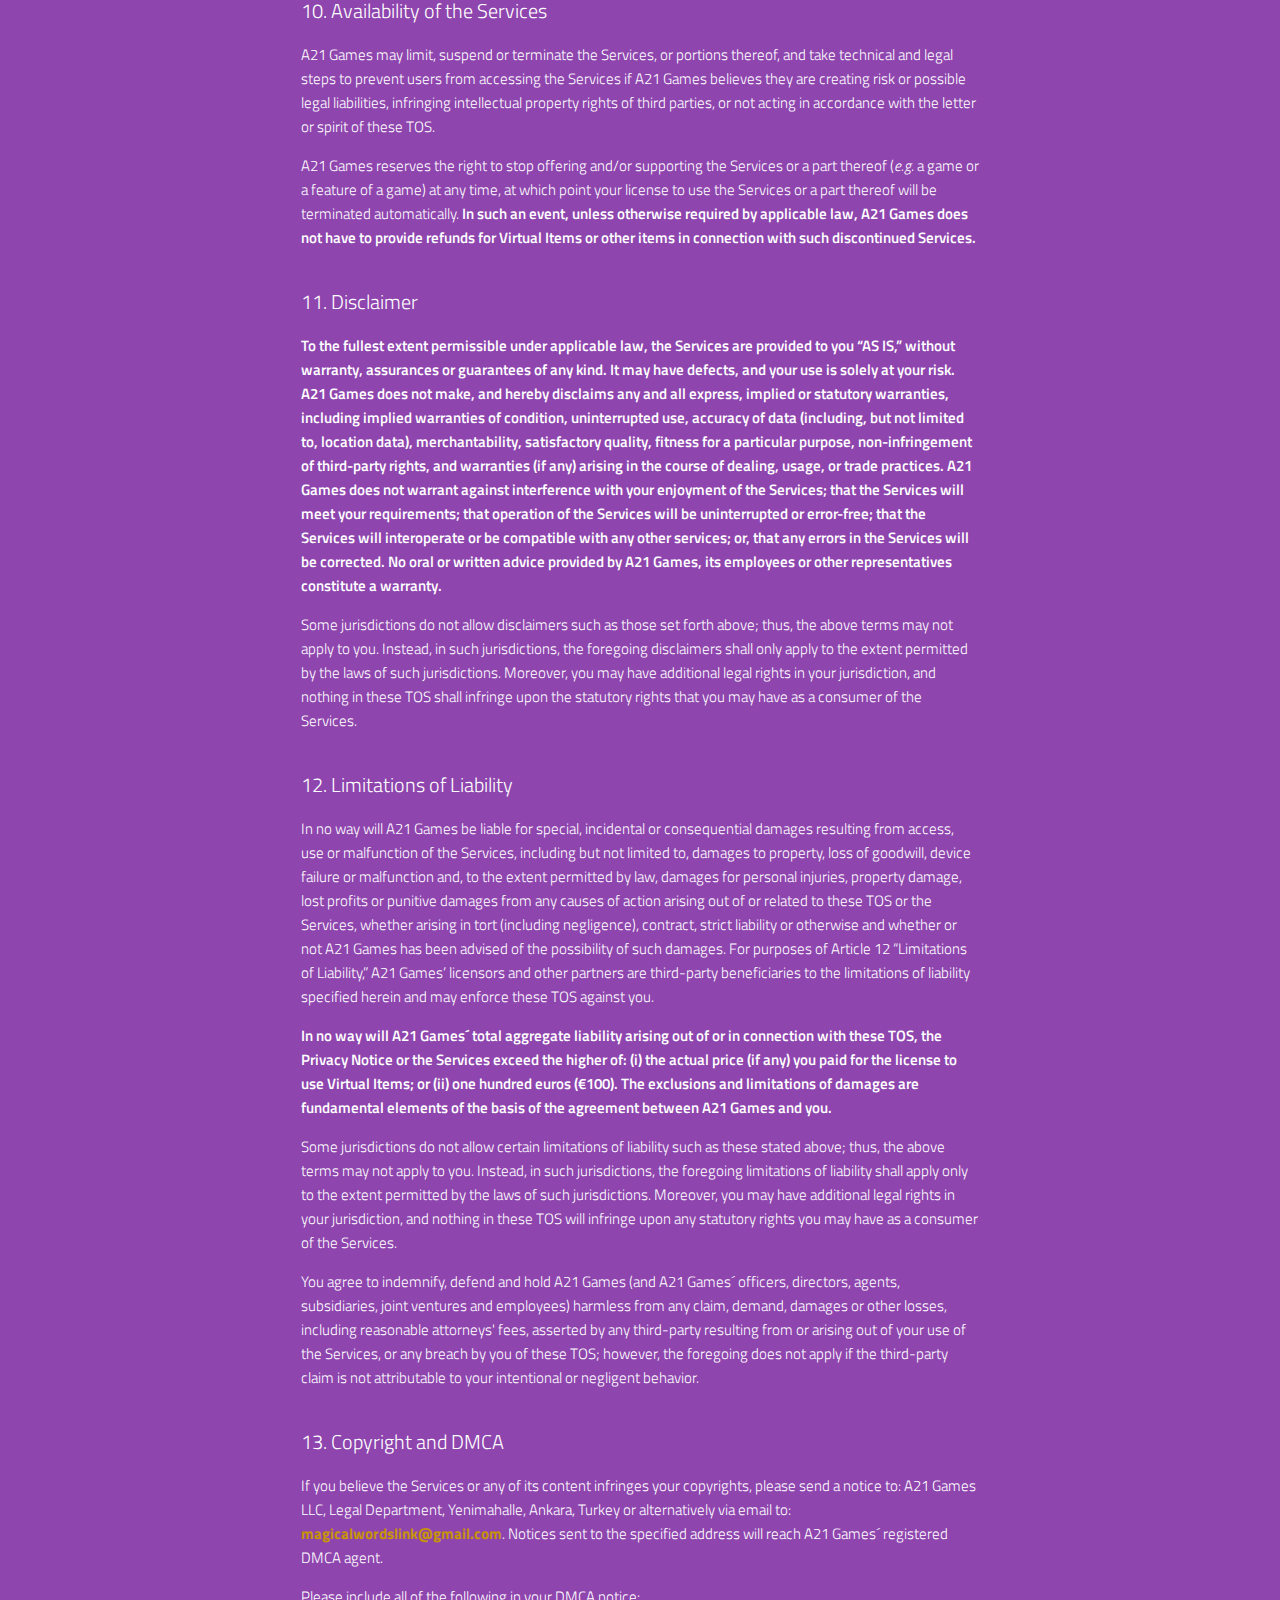
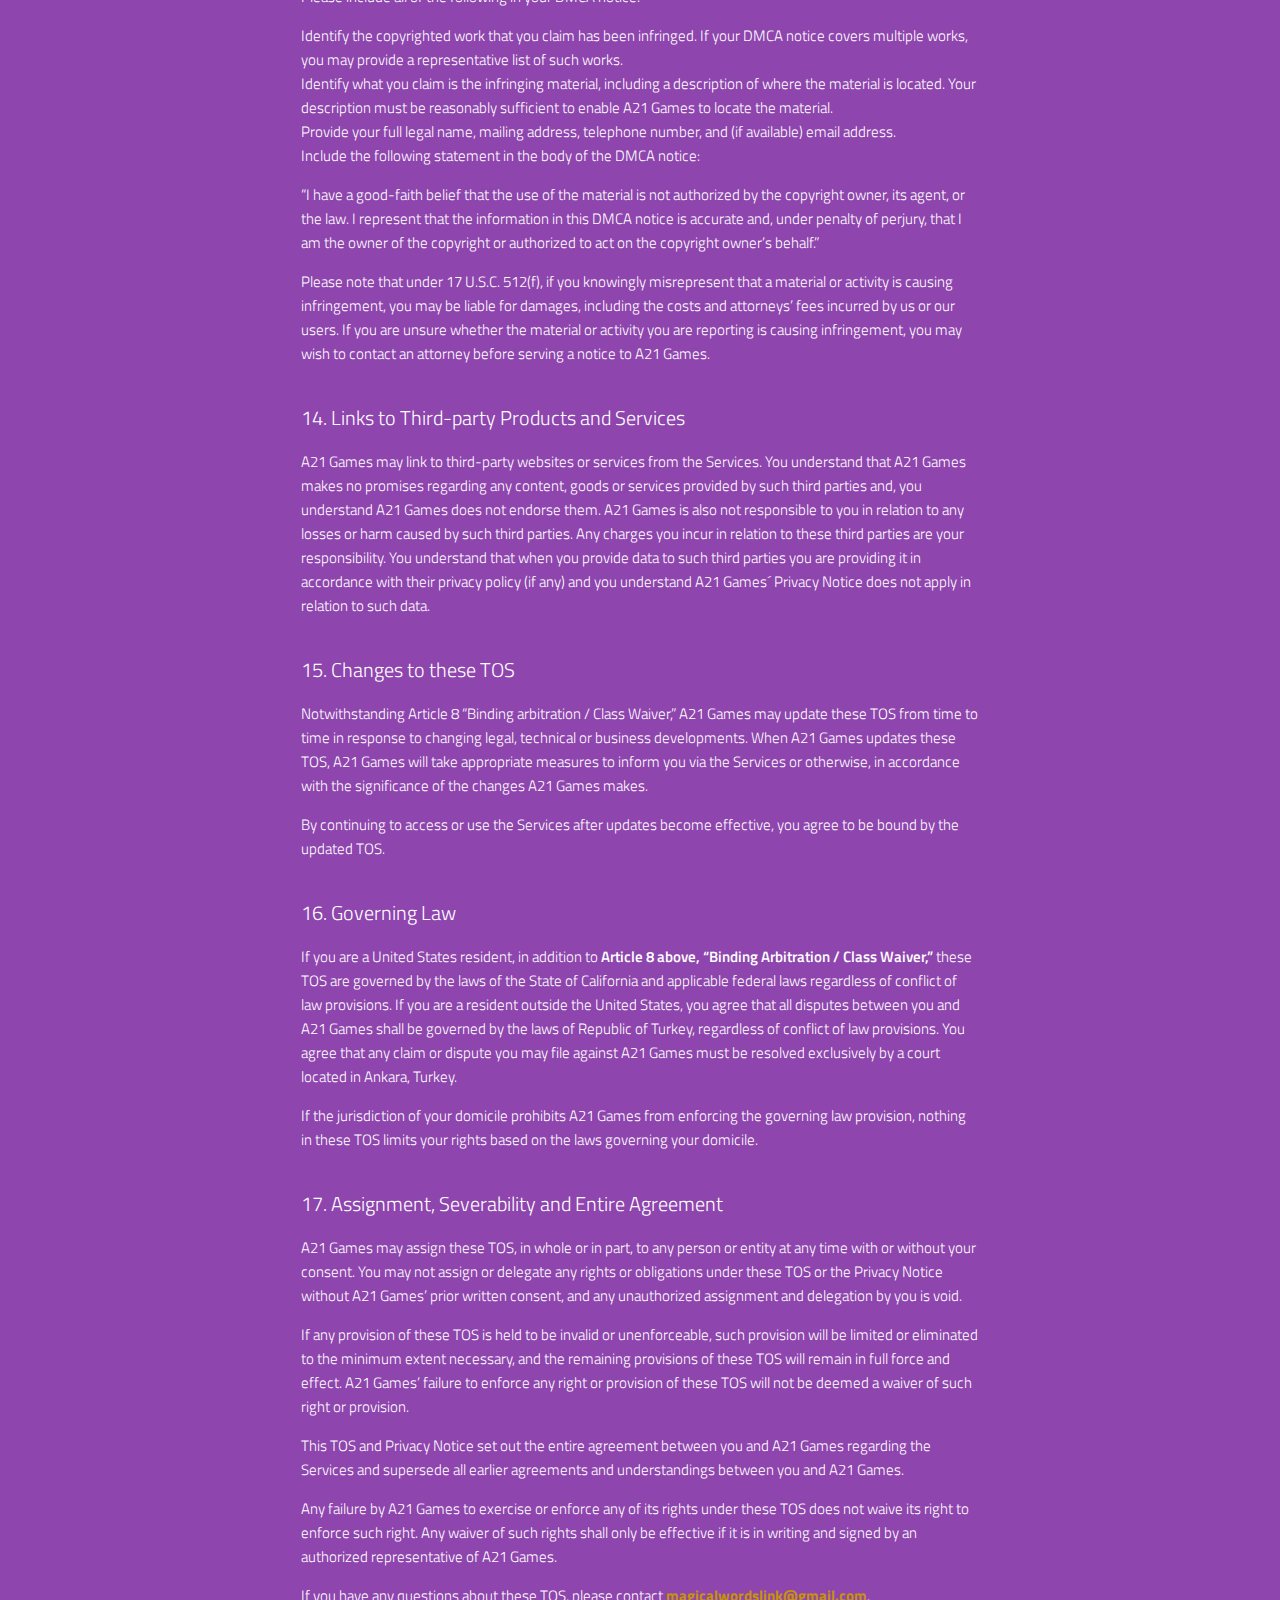
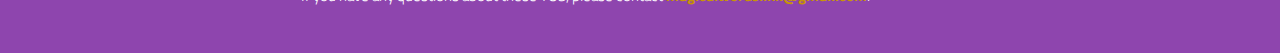
<file: privacy/tos.html>
<!DOCTYPE html>
<html class=" js js no-touch svg tablesaw-enhanced" lang="en" dir="ltr" style="">
<head><meta http-equiv="Content-Type" content="text/html; charset=UTF-8">
<meta http-equiv="X-UA-Compatible" content="IE=edge">
<link rel="shortcut icon" href="favicon.ico">
<meta name="viewport" content="width=device-width, initial-scale=1.0">
    <title>Terms of Service | A21games.com</title>
<link rel="stylesheet" href="../privacy/style.css">
</head>
  <div class="header-spacer">&nbsp;</div>
<main id="main" class="no-sidebar " role="main">
      <div class="wrap">
    <div class="main-wrap">
<div role="article" class="ds-1col node node-basic-page node-promoted view-mode-full clearfix">
  <div class="field-body">
<p>&nbsp;</p>
	  <h1 class="rtecenter">Terms of Service ("TOS")</h1>
	  <h2 class="rtecenter">Effective Date: MAY 10, 2020.</h2>
	  <h3>Welcome.</h3>
	  <p>These terms of service (“<strong style="font-weight:600">TOS</strong>”) apply to you and A21 Games  jagtial, India, ("<strong style="font-weight:600">A21 Games</strong>”) regarding your use of our games, websites, discussion forums and related services ("<strong style="font-weight:600">Services</strong>"). Use of the Services is also governed by A21 Games´ Privacy Notice available at <a href="../privacy/privacy_policy.html">privacy_policy.html</a>, which is incorporated by reference.</p>
	  <p><strong style="font-weight:600">For United States residents, these TOS contain a binding arbitration clause in Article 8 and a class-action waiver that affects your rights about how to resolve disputes. If you live in the United States, please read it carefully. Except where you opt out, and except for certain types of disputes described in Section 8, you agree that any disputes arising between you and A21 Games will be resolved by binding, individual arbitration and you waive your right to participate in any class-action lawsuit or class-wide arbitration.</strong></p>
	  <p>As a precondition for using the Services, you must agree to these TOS. If you accept these TOS, you represent that you are age 13 or older. If you are between the ages of 13 and 17 or otherwise do not have the authority to enter into agreements such as these TOS, you represent that your legal guardian, or a holder of parental responsibility, has reviewed and agreed to these TOS.</p>
	  <p><strong style="font-weight:600">By using or otherwise accessing the Services, you agree to these TOS. If you do not agree to these TOS, you may not use or otherwise access the Services.</strong></p>
	  <p>Unless otherwise specified by a component of an applicable Service, <strong style="font-weight:600">the Services are free to use or download but may contain features that may allow you to make purchases within the Services.</strong></p>
	  <p>If you access the Services from a social networking site ("<strong style="font-weight:600">SNS</strong>"), such as Facebook, you agree to comply with its terms of service as well as these TOS.</p>
	  <p>A21 Games may issue additional policies related to specific components of the Services (including, but not limited to, forums, contests, sweepstakes or loyalty programs). Your right to use the Services is subject to such relevant policies and these TOS.</p>
	  <h3>1. Right to Use the Services</h3>
	  <p>Subject to these TOS, A21 Games hereby grants you a non-exclusive, non-transferable, non-sublicensable, limited right and license to use the Services for your personal, non-commercial use. The rights granted to you are subject to your compliance with these TOS.</p>
	  <p>Except as previously set forth, you do not receive any other license. A21 Games retains all right, title and interest in and to the Services, including, but not limited to, all copyrights, trademarks, trade secrets, trade names, proprietary rights, patents, titles, computer codes, audiovisual effects, themes, characters, character names, stories, dialog, settings, artwork, sound effects, musical works, gameplay recordings made using the Services, moral rights, whether registered or not and all applications thereof. Unless expressly authorized by law, the Services may not be copied, reproduced or distributed in any manner or medium, in whole or in part, without A21 Games’ prior written consent. A21 Games reserves all rights not expressly granted to you herein.</p>
	  <p><strong style="font-weight:600">The Services and its contents are licensed, not sold</strong>. You agree that you have no right or title in or to any content that appears in the Service, including, but not limited to, the Virtual Items or currency appearing in or originating from the Services, whether earned in the Services or purchased from A21 Games or third parties.</p>
	  <h3>2. Purchases in the Services</h3>
	  <p>A21 Games may license to you certain virtual goods to be used within the Service and which you may purchase with "real world" money or which you may earn or redeem via gameplay ("<strong style="font-weight:600">Virtual Items</strong>"). Virtual Items are licensed to you on a limited, personal, non-transferable, non-sublicensable, revocable basis and are intended solely for non-commercial use.</p>
	  <p>A21 Games may manage, control, modify or eliminate Virtual Items at any time, with or without notice.</p>
	  <p>The transfer of Virtual Items is prohibited except where expressly authorized in the Services, as applicable.</p>
	  <p>Virtual Items do not have an equivalent value in real world money and are not a substitute for real world money. Neither A21 Games nor any other person or entity has any obligation to exchange Virtual Items for anything of value. A21 Games is not liable for hacking or loss of your Virtual Items.</p>
	  <p>Price and availability of Virtual Items are subject to change without notice.</p>
	  <p>By law, <strong style="font-weight:600">all purchases and redemptions of Virtual Items made through the Services are final and non-refundable</strong>. You acknowledge and consent that the provision of Virtual Items for use in the Services is a process that commences immediately upon purchase and that you forfeit your right of cancelation once the process has commenced.</p>
	  <p><strong style="font-weight:600">Accordingly, you agree that A21 Games is not required to provide a refund for Virtual Items for any reason. You further acknowledge that you will not receive money or other compensation for unused Virtual Items, regardless of whether your loss of license under these TOS was voluntary or involuntary.</strong></p>
	  <p><strong style="font-weight:600">If you ask for your personal data to be deleted as described in A21 Games’ Privacy Policy, you will permanently forfeit all of your Virtual Items without the right to refund, as A21 Games will no longer be able associate such Virtual Items with you.</strong></p>
	  <h3>3. Code of Conduct</h3>
	  <p>You agree that you will not, under any circumstances:</p>
	  <ul><li>Use, either directly or indirectly, any cheats, exploits, automation software, bots, hacks, mods or any unauthorized third-party software designed to modify or interfere with the Services.</li>
		  <li>Use the Services in violation of any applicable law or regulation.</li>
		  <li>Use the Services for commercial purposes, including, but not limited to, to advertising, or solicitation, or transmission of any commercial advertisements such as spam emails, chain letters, pyramid or other get-rich-quick schemes.</li>
		  <li>Use the Services for fraudulent or abusive purposes including, but not limited to, using the Services to impersonate any person or entity, or otherwise misrepresent your affiliation with a person, entity or the Services;</li>
		  <li>Disrupt, interfere with or otherwise adversely affect the normal flow of the Services or otherwise act in a manner that may negatively affect other users' experience when using the Services.</li>
		  <li>Disrupt, overburden, or aid or assist in the disruption or overburdening of any computer or servers used to offer or support the Services.</li>
		  <li>Attempt to gain unauthorized access to the Services, to accounts registered to others or to the computers, servers, or networks connected to the Services by any means other than the user interface provided by A21 Games, including, but not limited to, by circumventing or modifying, attempting to circumvent or modify, or encouraging or assisting any other person to circumvent or modify, any security, technology, device, encryption, or software that is part of the Services.</li>
		  <li>Post any information, content or other material (or post links to any information or content) that contains nudity, excessive violence or is abusive, threatening, obscene, defamatory, libelous, or racially, sexually, religiously offensive or otherwise objectionable.</li>
		  <li>Engage in ongoing toxic behavior, such as repeatedly posting information on an unsolicited basis.</li>
		  <li>Attempt to, or harass, abuse, or harm, or advocate or incite harassment, abuse, or harm of another person, group, including A21 Games employees, directors, officers, and customer service representatives.</li>
		  <li>Make available through the Services any material or information that infringes any copyright, trademark, patent, trade secret, right of privacy, right of publicity, or other right of any person or entity, or which impersonates any other person, including, but not limited to, a A21 Games employee, director or officer.</li>
		  <li>Unless specifically authorized by law, attempt to decompile, reverse engineer, disassemble or hack any of the Services, or to defeat or overcome any of the encryption technologies or security measures or data transmitted, processed or stored by A21 Games, or to obtain any information from the Services using any method not expressly permitted by A21 Games.</li>
		  <li>Solicit or attempt to solicit login information or any other login credentials or personal information from other users of the Services.</li>
		  <li>Harvest, scrape or collect any information about or regarding other people that use the Services, including, but not limited to, through use of pixel tags, cookies, GIFs or similar items that are sometimes also referred to as spyware.</li>
		  <li>Post anyone's private information, including personally identifiable information/personal data (whether in text, image or video form), identification documents, or financial information through the Services.</li>
		  <li>Engage in any act that A21 Games deems to conflict with the spirit or intent of the Services or make improper use of A21 Games´ support services.</li>
	  </ul><h3>4. Third-Party Services</h3>
	  <p>Services may include links to third-party services (including, but not limited to, advertisements displayed by third parties) and/or the third-party services may be made available to you via Services. These services may include, but are not limited to gameplay recording and sharing, social media connectivity and advertisements. These services are subject to respective third party terms and conditions. Please read these third-party terms and conditions, carefully as they constitute an agreement between you and the relevant third-party service provider to which A21 Games is not a party.</p>
	  <h3>5. Accounts and Login Information</h3>
	  <p>Certain elements of the Services may enable you to create an account or otherwise register with the Services (“<strong style="font-weight:600">Account</strong>”). You may be required to select a password for your Account or you may also use other credentials to access the Account ("<strong style="font-weight:600">Login</strong> <strong style="font-weight:600">Information</strong>"). You agree that you will not give your Login Information to anyone else or allow anyone else to use your Login Information or Account. You are solely responsible for maintaining the confidentiality of the Login Information, and you are responsible for all uses thereof, including purchases. A21 Games may assume that anyone logging into your Account using your Login Information is either you or someone logging in with your permission.</p>
	  <p>A21 Games reserves the right to delete your Account if A21 Games observes no activity by you in relation to the Account for 180 days or more. <strong style="font-weight:600">In such event, you may no longer be able to access and/or use any Virtual Items associated with that Account and no refund will be offered to you.</strong></p>
	  <h3>6. User Contributions</h3>
	  <p>The Services may allow you to create content, including, but not limited to, gameplay maps, characters, screenshots or videos of your gameplay (collectively “<strong style="font-weight:600">User</strong> <strong style="font-weight:600">Contributions</strong>”).</p>
	  <p>In exchange for use of the Services, you hereby grant A21 Games a non-exclusive, royalty-free, perpetual, irrevocable, fully transferable and sub-licensable worldwide right and license to use your User Contributions in any way and for any purposes including, but not limited to, the right to reproduce, copy, adapt, modify, perform, display, publish, broadcast, transmit, or otherwise communicate to the public by any current or future means and to distribute your User Contributions without any further notice or compensation to you of any kind.</p>
	  <p>Where not expressly prohibited by law, you hereby waive any moral rights of paternity, publication, reputation, or attribution with respect to A21 Games' and other players' use and enjoyment of your User Contributions in connection with the Services and related goods and services under applicable law. This grant of license to A21 Games, and the foregoing waiver of any applicable moral rights, survives any termination of these TOS.</p>
	  <p>A21 Games, its directors, officers and employees do not accept or consider unsolicited idea or product submissions of any kind (<em>e.g</em>. game or other product ideas, stories, screenplays, artwork, musical or audiovisual works, concepts or any other creative materials) in any format, by means of any transmission (“<strong style="font-weight:600">Unsolicited</strong> <strong style="font-weight:600">Content</strong>”). Please do not submit any Unsolicited Content to A21 Games or its directors, officers or employees. However, if you submit Unsolicited Content to us, you agree that such Unsolicited Content will not be treated as confidential, regardless of what you otherwise state in your accompanying message. You further agree that such Unsolicited Content may be used and exploited by A21 Games without compensation to you or any third party and you grant A21 Games a perpetual, non-exclusive, irrevocable, fully paid, royalty free, sub-licensable and transferable (in whole or in part) worldwide license to use, exploit, reproduce, transmit, amend, display and exhibit Unsolicited Content in all current or future media for any purpose and to create derivative works based upon the Unsolicited Content.</p>
	  <h3>7. Communications between Users of the Services</h3>
	  <p>A21 Games assumes no responsibility for the conduct of other users of the Services and assumes no responsibility for monitoring the Services for inappropriate content or conduct. A21 Games does not, and cannot, pre-screen or monitor all content or conduct of users. Your use of the Services is at your own risk.</p>
	  <p>By using the Services, you may be exposed to content or conduct that is offensive, indecent or otherwise not in line with your values. A21 Games may utilize technology to monitor and/or record your interactions with the Services or communications (including, but not limited to, chat text) when you are using the Services. <strong style="font-weight:600">You irrevocably consent to such monitoring and recording. Accordingly, you agree that you have no expectation of privacy concerning the transmission of any content within the Services, including, but not limited to, chat text or voice communications.</strong></p>
	  <p>A21 Games reserves the right at its sole discretion to review, monitor, prohibit, edit, delete, disable access to or otherwise make unavailable any content made available by users of the Service without notice for any reason or for no reason at any time. If at any time A21 Games chooses, at its sole discretion, to monitor the Services, A21 Games nonetheless assumes no responsibility for content made available by users of the Services, and A21 Games assumes no obligation to modify or remove any inappropriate content.</p>
	  <h3>8. Binding arbitration / Class waiver</h3>
	  <p><strong style="font-weight:600">If you are a United States resident or otherwise make any claim against A21 Games in the United States, you expressly agree that any legal claim, dispute or other controversy between you and A21 Games arising out of or otherwise relating in any way to Services, including controversies relating to the applicability, enforceability or validity of any provision of these TOS or A21 Games´ Privacy Policy (collectively "Disputes"), shall be resolved in confidential binding arbitration conducted before one commercial arbitrator from the American Arbitration Association ("AAA"), rather than in a court, as described herein. The arbitration will be governed by the AAA's commercial arbitration rules and, if the arbitrator deems them applicable, the supplementary procedures for consumer related disputes (collectively "Rules and Procedures"). You acknowledge that you are voluntarily and knowingly forfeiting your right to a trial by jury and to otherwise proceed in a lawsuit in state or federal court.</strong></p>
	  <p>Payment of arbitration costs will be governed by the AAA's fee schedule, unless you are able to show that your portion will be prohibitive as compared to litigation costs, in which case A21 Games will pay as much of your arbitration costs as the arbitrator deems necessary to prevent the arbitration from being cost-prohibitive as compared to litigation costs. A21 Games also reserves the right in its sole and exclusive discretion to assume responsibility for all arbitration costs imposed by the AAA. Each party agrees to pay its own attorneys' fees and expenses unless there is a governing statutory provision that requires the prevailing party to be paid attorneys' fees and expenses.</p>
	  <p>The arbitration may be conducted in Los Angeles, California or, upon your request, in the city closest to you location where AAA maintains an office. The arbitrator's award shall be final and binding on you and A21 Games and may be entered as a judgment in any court of competent jurisdiction.</p>
	  <p>For more information on AAA, its Rules and Procedures, and how to file an arbitration claim, you may call AAA at 800-778-7879 or visit the AAA website at <a href="http://www.adr.org">www.adr.org</a>.</p>
	  <p>As an exception to the binding arbitration rule, to the extent the Dispute arises from:</p>
	  <ol><li>A violation of A21 Games´ intellectual property rights in any manner;</li>
		  <li>Any claim related to, or arising from, allegations of theft, piracy, unauthorized use or a violation of the United States Computer Fraud and Abuse Act or Section “Code of conduct” of these TOS; and</li>
		  <li>Any claim for equitable relief;</li>
	  </ol><p>then both parties agree that a party may seek injunctive remedies (or an equivalent type of urgent legal relief) in any court with jurisdiction over the other party. In addition to the foregoing, either party may assert an individual action in small claims court for Claims that are within the scope of such court's jurisdiction in lieu of arbitration.</p>
	  <p>To the extent permissible under applicable law, all Disputes shall be resolved by binding confidential arbitration on an individual basis. You expressly agree that no other Disputes shall be consolidated or joined with your Dispute, whether through class arbitration proceedings or otherwise.  <strong style="font-weight:600">You and A21 Games agree that there is no right or authority for any dispute to be arbitrated on a class-action basis or to utilize class action procedures, there is no right or authority for any dispute to be brought in a purported representative capacity or as a private attorney general, and no arbitration shall be joined with any other arbitration.</strong></p>
	  <p>You may opt out of this obligation to arbitrate. If you do so, neither you nor A21 Games can require the other to participate in an arbitration proceeding. To opt out, you must notify A21 Games in writing within 30 days of the date that you first became subject to this arbitration provision. You must use this address to opt out: A21 Games LLC, ATTN: Legal Department, Yenimahalle, Ankara, Turkey. You must include your name and residence address and a clear statement that you want to opt out of this arbitration clause.</p>
	  <p>To begin an arbitration proceeding, you must send a letter to: A21 Games , ATTN: Legal Department, Yenimahalle, Ankara, Turkey requesting arbitration and describing your claim.</p>
	  <p>A21 Games will provide 30-days’ notice of any changes to this Section “Binding arbitration/ Class waiver” through the Services or via other similar means. Changes will become effective on the 30th day and will apply prospectively only to any claims arising after the 30th day.</p>
	  <h3>9. Suspension and Termination for your Breach</h3>
	  <p>Without limiting any other remedies available to A21 Games, if A21 Games believes that you are in breach of these TOS, A21 Games reserves the right to take any of the following actions, whether individually or in combination, and either with or without notice to you: (i) delete, suspend and/or modify your Account or parts of your Account; (ii) limit, suspend and/or terminate your access to the Services; (iii) modify and/or remove any of your Virtual Items; (iv) reset and/or modify any game progression or benefits and privileges associated with you, such as any level or score you have reached in the Services.</p>
	  <h3>10. Availability of the Services</h3>
	  <p>A21 Games may limit, suspend or terminate the Services, or portions thereof, and take technical and legal steps to prevent users from accessing the Services if A21 Games believes they are creating risk or possible legal liabilities, infringing intellectual property rights of third parties, or not acting in accordance with the letter or spirit of these TOS.</p>
	  <p>A21 Games reserves the right to stop offering and/or supporting the Services or a part thereof (<em>e.g</em>. a game or a feature of a game) at any time, at which point your license to use the Services or a part thereof will be terminated automatically. <strong style="font-weight:600">In such an event, unless otherwise required by applicable law, A21 Games does not have to provide refunds for Virtual Items or other items in connection with such discontinued Services.</strong></p>
	  <h3>11. Disclaimer</h3>
	  <p><strong style="font-weight:600">To the fullest extent permissible under applicable law, the Services are provided to you “AS IS,” without warranty, assurances or guarantees of any kind. It may have defects, and your use is solely at your risk. A21 Games does not make, and hereby disclaims any and all express, implied or statutory warranties, including implied warranties of condition, uninterrupted use, accuracy of data (including, but not limited to, location data), merchantability, satisfactory quality, fitness for a particular purpose, non-infringement of third-party rights, and warranties (if any) arising in the course of dealing, usage, or trade practices. A21 Games does not warrant against interference with your enjoyment of the Services; that the Services will meet your requirements; that operation of the Services will be uninterrupted or error-free; that the Services will interoperate or be compatible with any other services; or, that any errors in the Services will be corrected. No oral or written advice provided by A21 Games, its employees or other representatives constitute a warranty.</strong></p>
	  <p>Some jurisdictions do not allow disclaimers such as those set forth above; thus, the above terms may not apply to you. Instead, in such jurisdictions, the foregoing disclaimers shall only apply to the extent permitted by the laws of such jurisdictions. Moreover, you may have additional legal rights in your jurisdiction, and nothing in these TOS shall infringe upon the statutory rights that you may have as a consumer of the Services.</p>
	  <h3>12. Limitations of Liability</h3>
	  <p>In no way will A21 Games be liable for special, incidental or consequential damages resulting from access, use or malfunction of the Services, including but not limited to, damages to property, loss of goodwill, device failure or malfunction and, to the extent permitted by law, damages for personal injuries, property damage, lost profits or punitive damages from any causes of action arising out of or related to these TOS or the Services, whether arising in tort (including negligence), contract, strict liability or otherwise and whether or not A21 Games has been advised of the possibility of such damages. For purposes of Article 12 “Limitations of Liability,” A21 Games’ licensors and other partners are third-party beneficiaries to the limitations of liability specified herein and may enforce these TOS against you.</p>
	  <p><strong style="font-weight:600">In no way will A21 Games´ total aggregate liability arising out of or in connection with these TOS, the Privacy Notice or the Services exceed the higher of: (i) the actual price (if any) you paid for the license to use Virtual Items; or (ii) one hundred euros (€100). The exclusions and limitations of damages are fundamental elements of the basis of the agreement between A21 Games and you.</strong></p>
	  <p>Some jurisdictions do not allow certain limitations of liability such as these stated above; thus, the above terms may not apply to you. Instead, in such jurisdictions, the foregoing limitations of liability shall apply only to the extent permitted by the laws of such jurisdictions. Moreover, you may have additional legal rights in your jurisdiction, and nothing in these TOS will infringe upon any statutory rights you may have as a consumer of the Services.</p>
	  <p>You agree to indemnify, defend and hold A21 Games (and A21 Games´ officers, directors, agents, subsidiaries, joint ventures and employees) harmless from any claim, demand, damages or other losses, including reasonable attorneys' fees, asserted by any third-party resulting from or arising out of your use of the Services, or any breach by you of these TOS; however, the foregoing does not apply if the third-party claim is not attributable to your intentional or negligent behavior.</p>
	  <h3>13. Copyright and DMCA</h3>
	  <p>If you believe the Services or any of its content infringes your copyrights, please send a notice to: A21 Games LLC, Legal Department, Yenimahalle, Ankara, Turkey or alternatively via email to: <a href="mailto:A21gamestudios@gmail.com">magicalwordslink@gmail.com</a>. Notices sent to the specified address will reach A21 Games´ registered DMCA agent.</p>
	  <p>Please include all of the following in your DMCA notice:</p>
	  <ul><li>Identify the copyrighted work that you claim has been infringed. If your DMCA notice covers multiple works, you may provide a representative list of such works.</li>
		  <li>Identify what you claim is the infringing material, including a description of where the material is located. Your description must be reasonably sufficient to enable A21 Games to locate the material.</li>
		  <li>Provide your full legal name, mailing address, telephone number, and (if available) email address.</li>
	  </ul><p>Include the following statement in the body of the DMCA notice:</p>
	  <p>“I have a good-faith belief that the use of the material is not authorized by the copyright owner, its agent, or the law. I represent that the information in this DMCA notice is accurate and, under penalty of perjury, that I am the owner of the copyright or authorized to act on the copyright owner’s behalf.”</p>
	  <p>Please note that under 17 U.S.C. 512(f), if you knowingly misrepresent that a material or activity is causing infringement, you may be liable for damages, including the costs and attorneys’ fees incurred by us or our users. If you are unsure whether the material or activity you are reporting is causing infringement, you may wish to contact an attorney before serving a notice to A21 Games.</p>
	  <h3>14. Links to Third-party Products and Services</h3>
	  <p>A21 Games may link to third-party websites or services from the Services. You understand that A21 Games makes no promises regarding any content, goods or services provided by such third parties and, you understand A21 Games does not endorse them. A21 Games is also not responsible to you in relation to any losses or harm caused by such third parties. Any charges you incur in relation to these third parties are your responsibility. You understand that when you provide data to such third parties you are providing it in accordance with their privacy policy (if any) and you understand A21 Games´ Privacy Notice does not apply in relation to such data.</p>
	  <h3>15. Changes to these TOS</h3>
	  <p>Notwithstanding Article 8 “Binding arbitration / Class Waiver,” A21 Games may update these TOS from time to time in response to changing legal, technical or business developments. When A21 Games updates these TOS, A21 Games will take appropriate measures to inform you via the Services or otherwise, in accordance with the significance of the changes A21 Games makes.</p>
	  <p>By continuing to access or use the Services after updates become effective, you agree to be bound by the updated TOS.</p>
	  <h3>16. Governing Law</h3>
	  <p>If you are a United States resident, in addition to <strong style="font-weight:600">Article 8 above, “Binding Arbitration / Class Waiver,” </strong>these TOS are governed by the laws of the State of California and applicable federal laws regardless of conflict of law provisions. If you are a resident outside the United States, you agree that all disputes between you and A21 Games shall be governed by the laws of Republic of Turkey, regardless of conflict of law provisions. You agree that any claim or dispute you may file against A21 Games must be resolved exclusively by a court located in Ankara, Turkey.</p>
	  <p>If the jurisdiction of your domicile prohibits A21 Games from enforcing the governing law provision, nothing in these TOS limits your rights based on the laws governing your domicile.</p>
	  <h3>17. Assignment, Severability and Entire Agreement</h3>
	  <p>A21 Games may assign these TOS, in whole or in part, to any person or entity at any time with or without your consent. You may not assign or delegate any rights or obligations under these TOS or the Privacy Notice without A21 Games’ prior written consent, and any unauthorized assignment and delegation by you is void.</p>
	  <p>If any provision of these TOS is held to be invalid or unenforceable, such provision will be limited or eliminated to the minimum extent necessary, and the remaining provisions of these TOS will remain in full force and effect. A21 Games’ failure to enforce any right or provision of these TOS will not be deemed a waiver of such right or provision.</p>
	  <p>This TOS and Privacy Notice set out the entire agreement between you and A21 Games regarding the Services and supersede all earlier agreements and understandings between you and A21 Games.</p>
	  <p>Any failure by A21 Games to exercise or enforce any of its rights under these TOS does not waive its right to enforce such right. Any waiver of such rights shall only be effective if it is in writing and signed by an authorized representative of A21 Games.</p>
	  <p>If you have any questions about these TOS, please contact <a href="mailto:magicalwordslink@gmail.com">magicalwordslink@gmail.com</a>.</p>
  </div>
</div>
	</div>
	  </div>
	<div class="field field-name-field-module"></div><div id="block-views-sitewide-highlights-block" class="block block-views">
</div>
</main>
  </main>
  <footer id="footer" role="contentinfo">
  </footer>
<div id="cboxOverlay" style="display: none;"></div><div id="colorbox" class="" role="dialog" tabindex="-1" style="display: none;"><div id="cboxWrapper"><div><div id="cboxTopLeft" style="float: left;"></div><div id="cboxTopCenter" style="float: left;"></div><div id="cboxTopRight" style="float: left;"></div></div><div style="clear: left;"><div id="cboxMiddleLeft" style="float: left;"></div><div id="cboxContent" style="float: left;"><div id="cboxTitle" style="float: left;"></div><div id="cboxCurrent" style="float: left;"></div><button type="button" id="cboxPrevious"></button><button type="button" id="cboxNext"></button><button type="button" id="cboxSlideshow"></button><div id="cboxLoadingOverlay" style="float: left;"></div><div id="cboxLoadingGraphic" style="float: left;"></div></div><div id="cboxMiddleRight" style="float: left;"></div></div><div style="clear: left;"><div id="cboxBottomLeft" style="float: left;"></div><div id="cboxBottomCenter" style="float: left;"></div><div id="cboxBottomRight" style="float: left;"></div></div></div><div style="position: absolute; width: 9999px; visibility: hidden; display: none; max-width: none;"></div></div></body></html>
</file>
<file: privacy/style.css>
@import url(https://fonts.googleapis.com/css?family=Titillium+Web&display=swap);a,address,article,b,body,details,div,em,footer,form,h1,h2,h3,h4,h5,h6,header,html,i,li,object,p,s,section,small,strong,time,u,ul{margin:0;padding:0;border:0;font:inherit;font-size:100%;vertical-align:baseline}html{line-height:1}ul{list-style:none}article,details,footer,header,main,section{display:block}* html{font-size:93.75%}html{font-size:15px;line-height:1.6em}.rtecenter{text-align:center}.more-link{text-align:left;white-space:nowrap}.more-link a{background:#fff;background-image:-owg-linear-gradient(to top,#f7383c 0,#e71315 100%);background-image:-webkit-gradient(linear,left bottom,left top,from(#f7383c),to(#e71315));background-image:linear-gradient(to top,#f7383c 0,#e71315 100%);-webkit-box-shadow:0 -1px 0 0 #c51011 inset;box-shadow:0 -1px 0 0 #c51011 inset;text-shadow:0 -1px 0 #cf2528;border-radius:30px;color:inherit;text-decoration:inherit;cursor:inherit;position:relative;display:block;font-size:11px;font-weight:300;padding:0 15px;text-transform:uppercase;height:30px;line-height:30px;max-width:320px;margin-left:auto;margin-right:auto;text-align:center;white-space:nowrap;cursor:pointer;color:#fff}.more-link a:active,.more-link a:focus{outline:0}@media (min-width:48em){.more-link a.icon{padding-left:35px}}@media (min-width:75em){.more-link a.icon{padding-left:60px}}.more-link a.icon:before{-webkit-transform:translateY(-50%);transform:translateY(-50%);display:block;content:"";position:absolute;top:50%;left:10px}@media (min-width:48em){.more-link a.icon:before{left:15px}}@media (min-width:75em){.more-link a.icon:before{left:30px}}@media (min-width:48em){.more-link a{display:inline-block;width:auto}}@media (min-width:75em){.more-link a{border-radius:60px;font-size:18px;font-weight:400;height:60px;line-height:60px;padding-left:30px;padding-right:30px}.more-link a.icon{padding-left:60px}}.no-touch .more-link a{-webkit-transition:background,background-color,background-image,padding .25s ease;transition:background,background-color,background-image,padding .25s ease}@media (min-width:48em){.no-touch .more-link a.active,.no-touch .more-link a:hover{color:#fff;background-image:-owg-linear-gradient(to top,#ff5154 0,#ff2a2e 100%);background-image:-webkit-gradient(linear,left bottom,left top,from(#ff5154),to(#ff2a2e));background-image:linear-gradient(to top,#ff5154 0,#ff2a2e 100%);-webkit-box-shadow:0 -1px 0 0 rgba(0,0,0,.2) inset;box-shadow:0 -1px 0 0 rgba(0,0,0,.2) inset;text-shadow:0 -1px 0 rgba(0,0,0,.15);padding-left:25px;padding-right:25px}}@media (min-width:75em){.no-touch .more-link a.active,.no-touch .more-link a:hover{padding-left:40px;padding-right:40px}}@media (min-width:48em){.no-touch .more-link a.icon.active,.no-touch .more-link a.icon:hover{padding-left:40px;padding-right:15px}}@media (min-width:75em){.no-touch .more-link a.icon.active,.no-touch .more-link a.icon:hover{padding-left:65px;padding-right:60px}}.more-link a:visited{color:#fff}.more-link a:focus{color:#fff}.more-link a:hover{color:#fff}.more-link a:active{color:#fff}body{font-family:"Titillium Web",Helvetica,Arial,sans-serif;font-weight:300;color:#1b1c20}.h1,h1,h2{font-size:30px;line-height:1.25;margin-bottom:20px;letter-spacing:-1px}@media (min-width:75em){.h1,h1,h2{font-size:60px;line-height:70px;letter-spacing:-3px}}.h2{font-size:30px;margin-bottom:20px;line-height:1.2;letter-spacing:-1px}@media (min-width:48em){.h2{font-size:24px}}@media (min-width:75em){.h2{font-size:28px;line-height:36px}}@media (min-width:90.625em){.h2{font-size:30px;line-height:40px}}.h3,.main-content h2,h3{font-size:24px;line-height:30px;letter-spacing:0}@media (min-width:75em){.h3,.main-content h2,h3{font-size:30px;line-height:36px;letter-spacing:-1px}}.h4,h4{font-weight:600;font-size:16px;line-height:1.2;letter-spacing:normal;margin-bottom:16px}p{margin-bottom:1em}article.view-mode-full section.updates h3,article.view-mode-full section.updates p{font-size:15px;line-height:24px;letter-spacing:0}.small-text,article header .field,article.view-mode-full section.updates,small{font-size:12px}a{color:inherit;text-decoration:inherit;cursor:inherit;cursor:pointer;color:#000}a:active,a:focus{outline:0}.main-wrap li a,p a{color:inherit;text-decoration:inherit;cursor:inherit;cursor:pointer;color:#c69309;font-weight:700}.main-wrap li a:active,.main-wrap li a:focus,p a:active,p a:focus{outline:0}b,strong{font-weight:400}em{font-style:italic}.view-header h2,.view-heading{font-size:70px}.view-header .content{font-size:30px;line-height:40px}button::-moz-focus-inner{padding:0;border:0}article header .field{display:inline-block;text-transform:uppercase}article header .field a{color:#1b1c20;font-weight:700}article header .field{margin-right:.5em;font-weight:700}article.view-mode-full{text-align:center;clear:both}@media (min-width:48em){article.view-mode-full{text-align:left}}article.view-mode-full header{overflow:hidden;margin:0 1em 3em}@media (min-width:48em){article.view-mode-full header{margin-left:0;margin-right:0}}@media (min-width:48em){.no-sidebar article.view-mode-full header{text-align:center;margin-left:auto;margin-right:auto;width:80%}}@media (min-width:75em){.no-sidebar article.view-mode-full header{width:1150px}}article.view-mode-full h2,article.view-mode-full h3{font-size:24px;letter-spacing:-1px;line-height:36px;margin:2em 0 1em}@media (min-width:75em){article.view-mode-full h2,article.view-mode-full h3{font-size:30px}}article.view-mode-full>:not(header):not(div){margin-left:1.5em;margin-right:1.5em}@media (min-width:48em){article.view-mode-full>:not(header):not(div){margin-left:auto;margin-right:auto}}@media (min-width:48em){.no-sidebar article.view-mode-full>:not(header):not(div){width:75%}}@media (min-width:75em){.no-sidebar article.view-mode-full>:not(header):not(div){width:720px}}article.view-mode-full section.updates{color:#8d9693;margin-top:3em}article.view-mode-full section.updates h3{font-weight:700;margin-bottom:1em}article.view-mode-full .full-width{margin-top:3em;margin-bottom:3em}#footer{margin-left:auto;margin-right:auto;width:100%;padding-top:0;padding-bottom:0;overflow:hidden}@media (min-width:62em){#footer{max-width:992px}}@media (min-width:75em){#footer{max-width:1200px}}header#header{height:46px}@media (min-width:48em){header#header{height:99px}header#header:after{content:"";width:100%;position:absolute;height:99px;background:#fff;z-index:-2}}@media (min-width:75em){header#header{height:auto}header#header:after{display:none}}.header-spacer{height:46px}@media (min-width:48em){.header-spacer{height:99px}}@media (min-width:75em){.header-spacer{display:none}}header#header{-webkit-box-shadow:rgba(0,0,0,.1) 0 1px 0;box-shadow:rgba(0,0,0,.1) 0 1px 0;background-color:#fff;position:fixed;top:0;left:0;z-index:100;width:100%;-webkit-transition:top .25s cubic-bezier(.19,1,.22,1);transition:top .25s cubic-bezier(.19,1,.22,1)}@media (min-width:75em){header#header{position:relative}}.button.play:before{content:""}.button.play:before{display:inline-block;margin-bottom:-1px;margin-right:6px}@media (min-width:75em){.button.play:before{margin-bottom:-2px;margin-right:10px}}#main>#messages{position:absolute;text-align:center;top:0;width:100%;z-index:90}#main>#messages .messages{-webkit-animation:fadeOut 5s linear forwards;animation:fadeOut 5s linear forwards;padding-top:15px;padding-bottom:15px;padding-left:15px;padding-right:15px;background-color:#05cc6c;background-image:none;border:none;border-bottom:1px solid #07b05c;border-top:1px solid #82e5b5;font-weight:700;margin:0}@media (min-width:48em){#main>#messages .messages{padding-top:25px;padding-bottom:25px}}@media (min-width:75em){#main>#messages .messages{padding-top:30px;padding-bottom:30px}}@media (min-width:48em){#main>#messages .messages{padding-left:25px;padding-right:25px}}@media (min-width:75em){#main>#messages .messages{padding-left:30px;padding-right:30px}}#main>#messages .messages.error{background-color:#fff;border-bottom:1px solid #b51c1f;border-top:1px solid #f46669;color:#fff}body{max-width:1920px;min-width:270px;margin:0 auto}.view-display-id-software_list,.view-display-id-software_list_1{margin-left:auto;margin-right:auto;width:100%;padding-top:30px;padding-bottom:30px;min-height:15em}@media (min-width:62em){.view-display-id-software_list,.view-display-id-software_list_1{max-width:992px}}@media (min-width:75em){.view-display-id-software_list,.view-display-id-software_list_1{max-width:1200px}}@media (min-width:48em){.view-display-id-software_list,.view-display-id-software_list_1{padding-top:35px;padding-bottom:35px}}@media (min-width:75em){.view-display-id-software_list,.view-display-id-software_list_1{padding-top:40px;padding-bottom:40px}}.view-display-id-software_list .view-content,.view-display-id-software_list_1 .view-content{text-align:center}@media (min-width:48em){.view-display-id-software_list .view-content,.view-display-id-software_list_1 .view-content{padding-right:22%;padding-left:22%;text-align:left}}.view-display-id-software_list a,.view-display-id-software_list_1 a{color:#fff}.view-display-id-software_list a:visited,.view-display-id-software_list_1 a:visited{color:#fff}.view-display-id-software_list a:focus,.view-display-id-software_list_1 a:focus{color:#fff}.view-display-id-software_list a:hover,.view-display-id-software_list_1 a:hover{color:#fff}.view-display-id-software_list a:active,.view-display-id-software_list_1 a:active{color:#fff}#main{clear:both;margin-top:0;position:relative}.node-basic-page #main{margin-top:0}#main>.main-wrap{z-index:1}#main>.main-wrap .field-name-field-module{z-index:2}#main>.main-wrap .field-name-field-module>*{z-index:3}.node-basic-page>form{margin-left:auto;margin-right:auto;width:100%}@media (min-width:62em){.node-basic-page>form{max-width:992px}}@media (min-width:75em){.node-basic-page>form{max-width:1200px}}.node-basic-page>form>div{padding-top:15px;padding-bottom:15px;padding-left:15px;padding-right:15px}@media (min-width:48em){.node-basic-page>form>div{padding-top:25px;padding-bottom:25px}}@media (min-width:75em){.node-basic-page>form>div{padding-top:30px;padding-bottom:30px}}@media (min-width:48em){.node-basic-page>form>div{padding-left:25px;padding-right:25px}}@media (min-width:75em){.node-basic-page>form>div{padding-left:30px;padding-right:30px}}.node-basic-page>.field-body{padding-top:15px;padding-bottom:15px;padding-left:15px;padding-right:15px}@media (min-width:48em){.node-basic-page>.field-body{padding-top:25px;padding-bottom:25px}}@media (min-width:75em){.node-basic-page>.field-body{padding-top:30px;padding-bottom:30px}}@media (min-width:48em){.node-basic-page>.field-body{padding-left:25px;padding-right:25px}}@media (min-width:75em){.node-basic-page>.field-body{padding-left:30px;padding-right:30px}}.node-basic-page>.field-body h1,.node-basic-page>.field-body h2,.node-basic-page>.field-body h3{letter-spacing:0;line-height:1.2}.node-basic-page>.field-body h1{font-size:42px;margin-bottom:10px}.node-basic-page>.field-body h2{font-size:30px;margin-top:2em;margin-bottom:1em}.node-basic-page>.field-body h3{font-size:20px;margin-top:2em;margin-bottom:1em}.node-basic-page>.field-body+form{padding-top:0}.node-basic-page>.field-body *{margin-left:auto;margin-right:auto;max-width:678px}#main.sidebar .wrap{padding-top:30px;padding-bottom:30px;margin-left:auto;margin-right:auto;width:100%;overflow:hidden;padding-top:0!important}@media (min-width:48em){#main.sidebar .wrap{padding-top:75px;padding-bottom:75px}}@media (min-width:62em){#main.sidebar .wrap{padding-top:85px;padding-bottom:85px}}@media (min-width:75em){#main.sidebar .wrap{padding-top:110px;padding-bottom:110px}}@media (min-width:62em){#main.sidebar .wrap{max-width:992px}}@media (min-width:75em){#main.sidebar .wrap{max-width:1200px}}#main.sidebar .main-wrap,#main.sidebar .sidebar-wrap{padding-left:15px;padding-right:15px}@media (min-width:48em){#main.sidebar .main-wrap,#main.sidebar .sidebar-wrap{padding-left:25px;padding-right:25px}}@media (min-width:75em){#main.sidebar .main-wrap,#main.sidebar .sidebar-wrap{padding-left:30px;padding-right:30px}}#main.sidebar>div{clear:both}#main.sidebar .sidebar-wrap{clear:none}@media (min-width:48em){#main.sidebar .main-wrap{float:left;width:70%}}@media (min-width:48em){#main.sidebar .sidebar-wrap{float:right;width:29%}}@media (min-width:75em){#main.sidebar .sidebar-wrap{width:27%}}body #main ul.some-list{list-style:none;margin:0;padding:0}body #main ul.some-list li{list-style-image:none;list-style-type:none;margin-left:0}body #main ul.some-list li{line-height:1.3;margin:1em 0;text-indent:0}body #main ul.some-list a{color:#fff}body #main ul.some-list a strong{color:#1b1c20}body #main ul.some-list strong{font-weight:600}body{background:#8e45ae;color:#fff}a:hover {color: #ffba00 !important}
</file>
